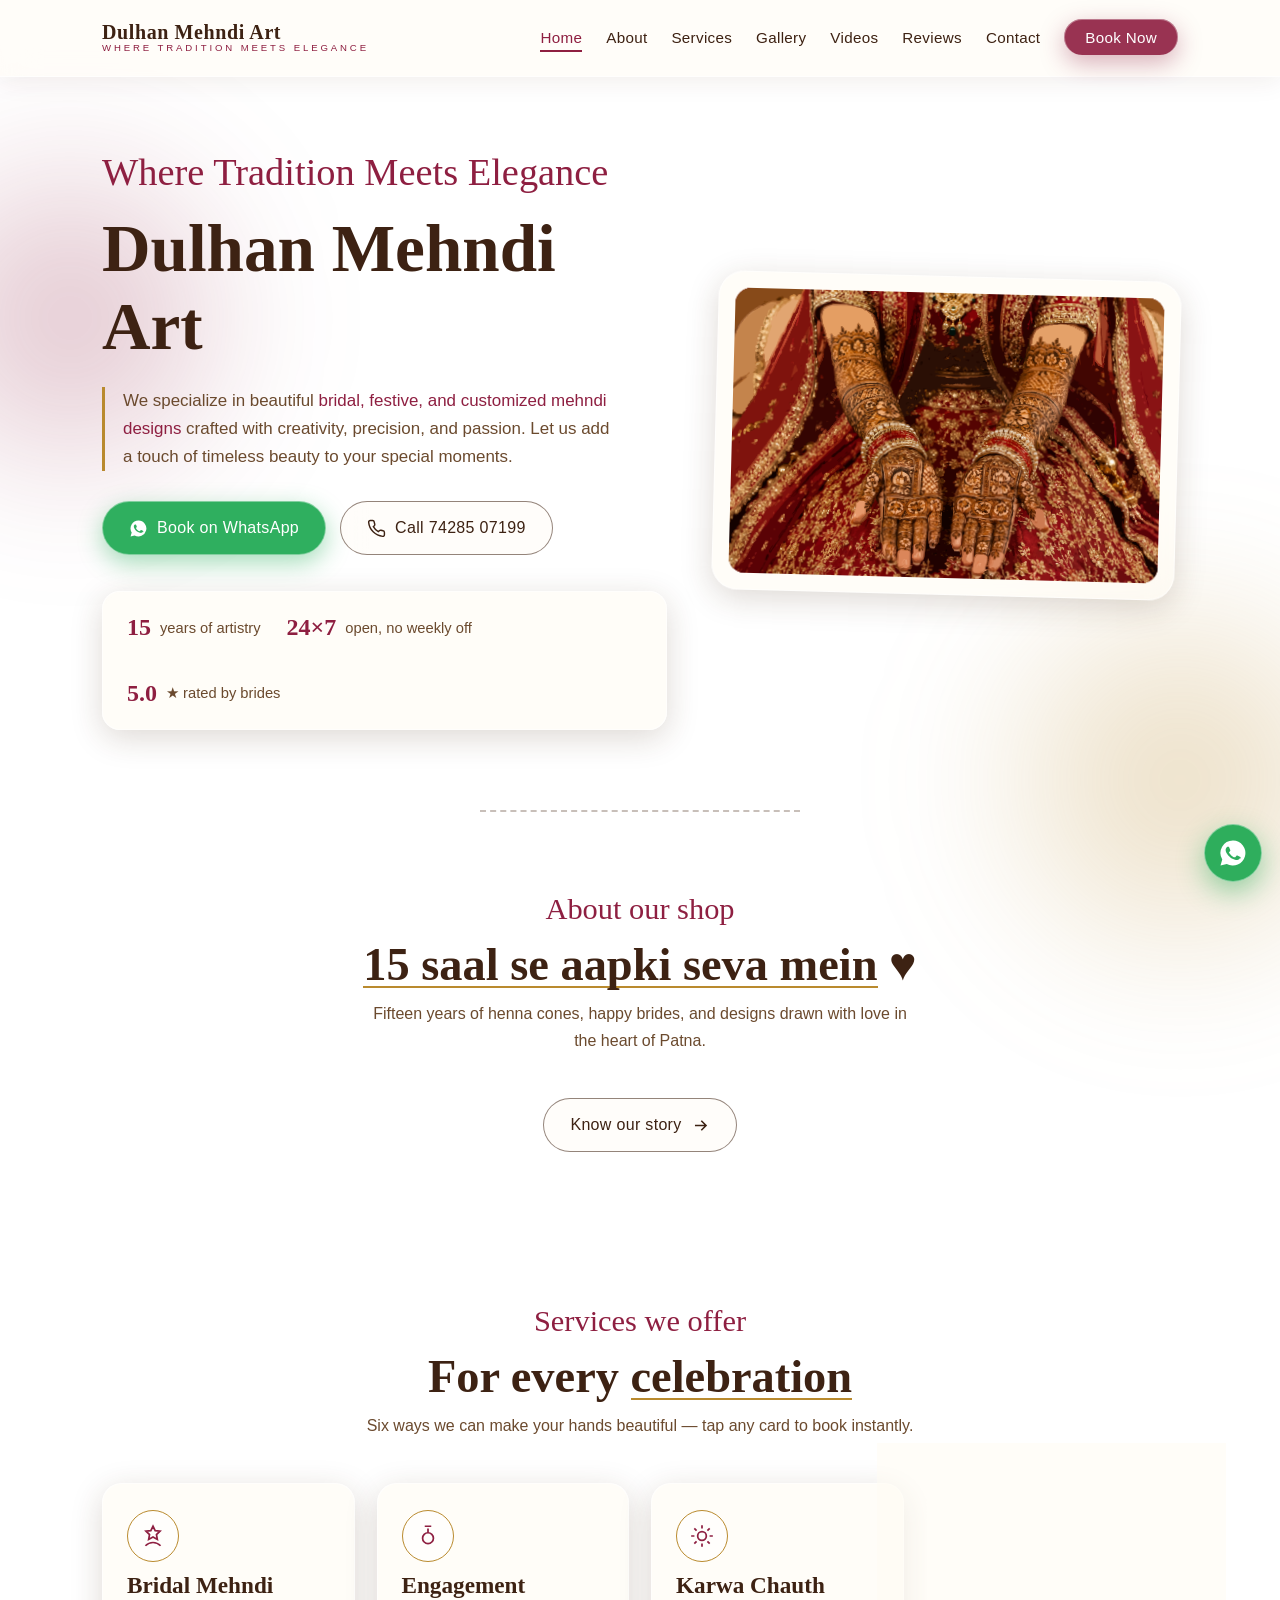
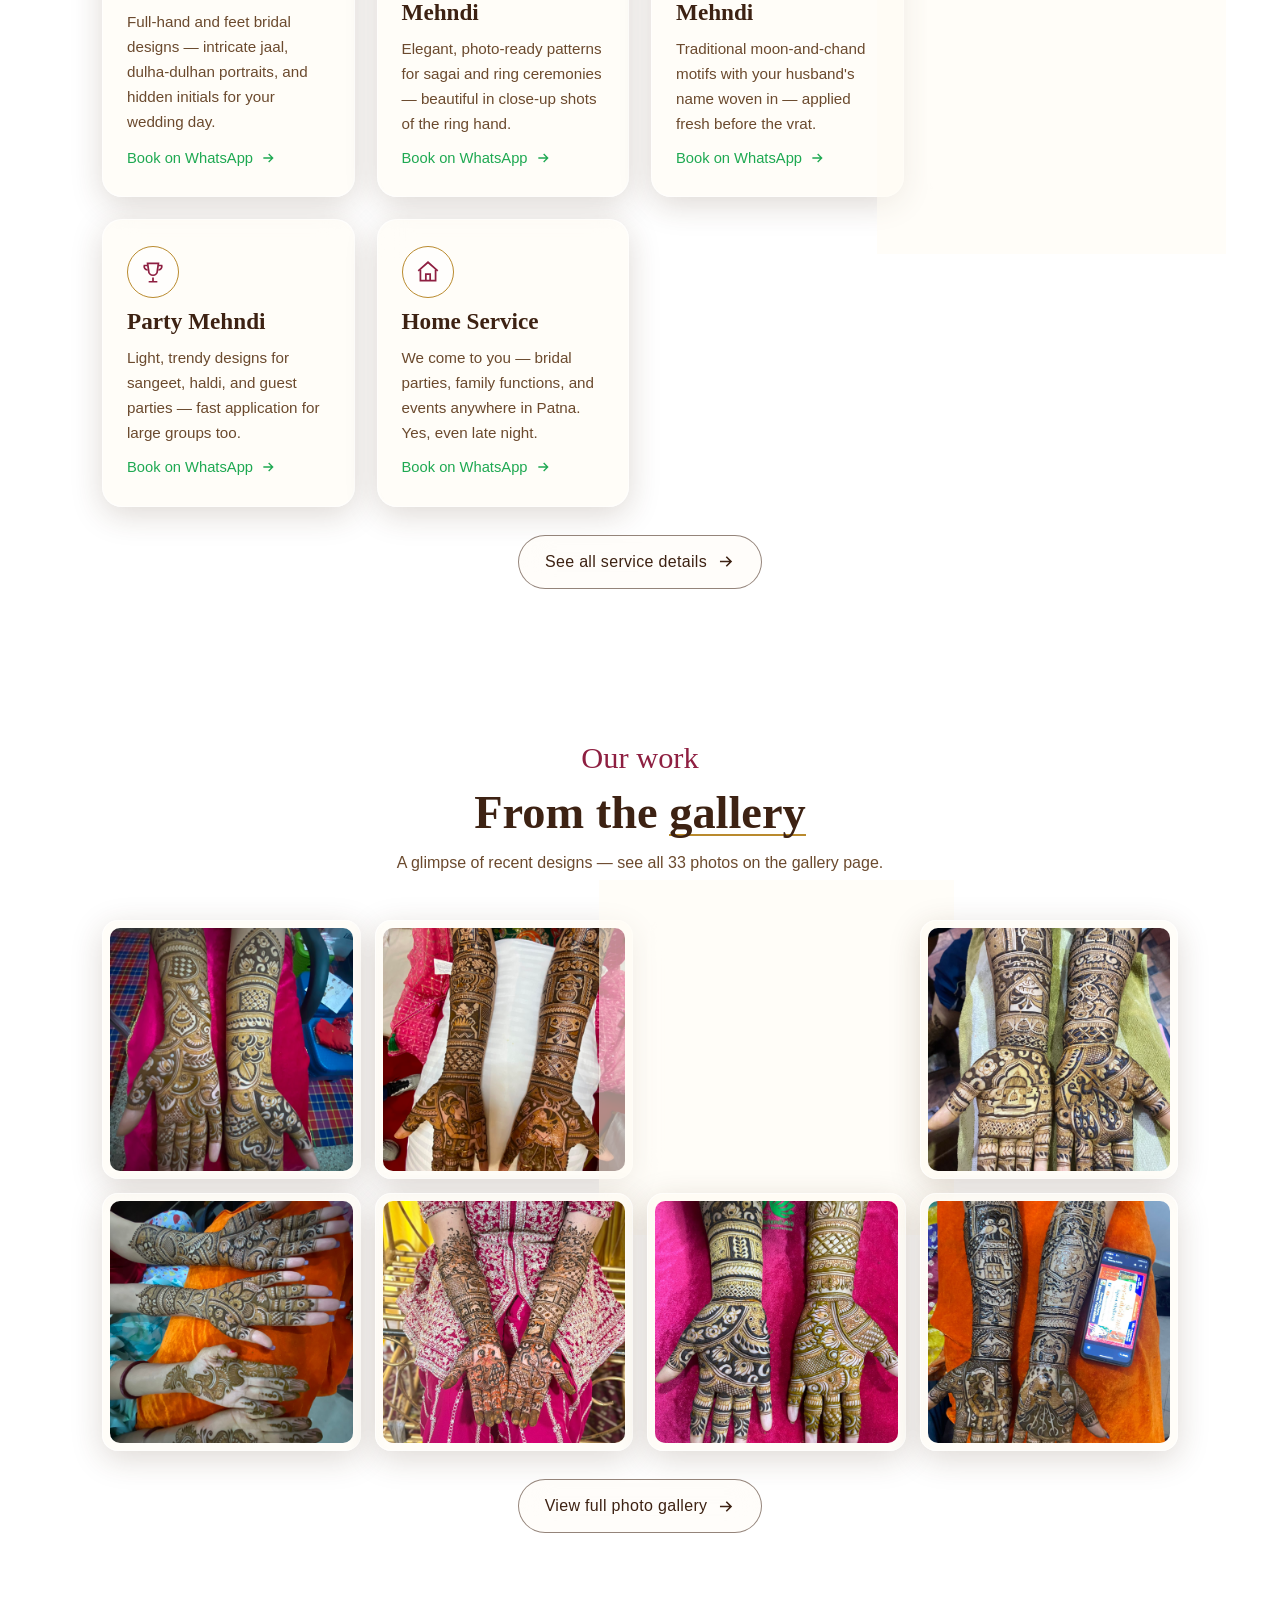
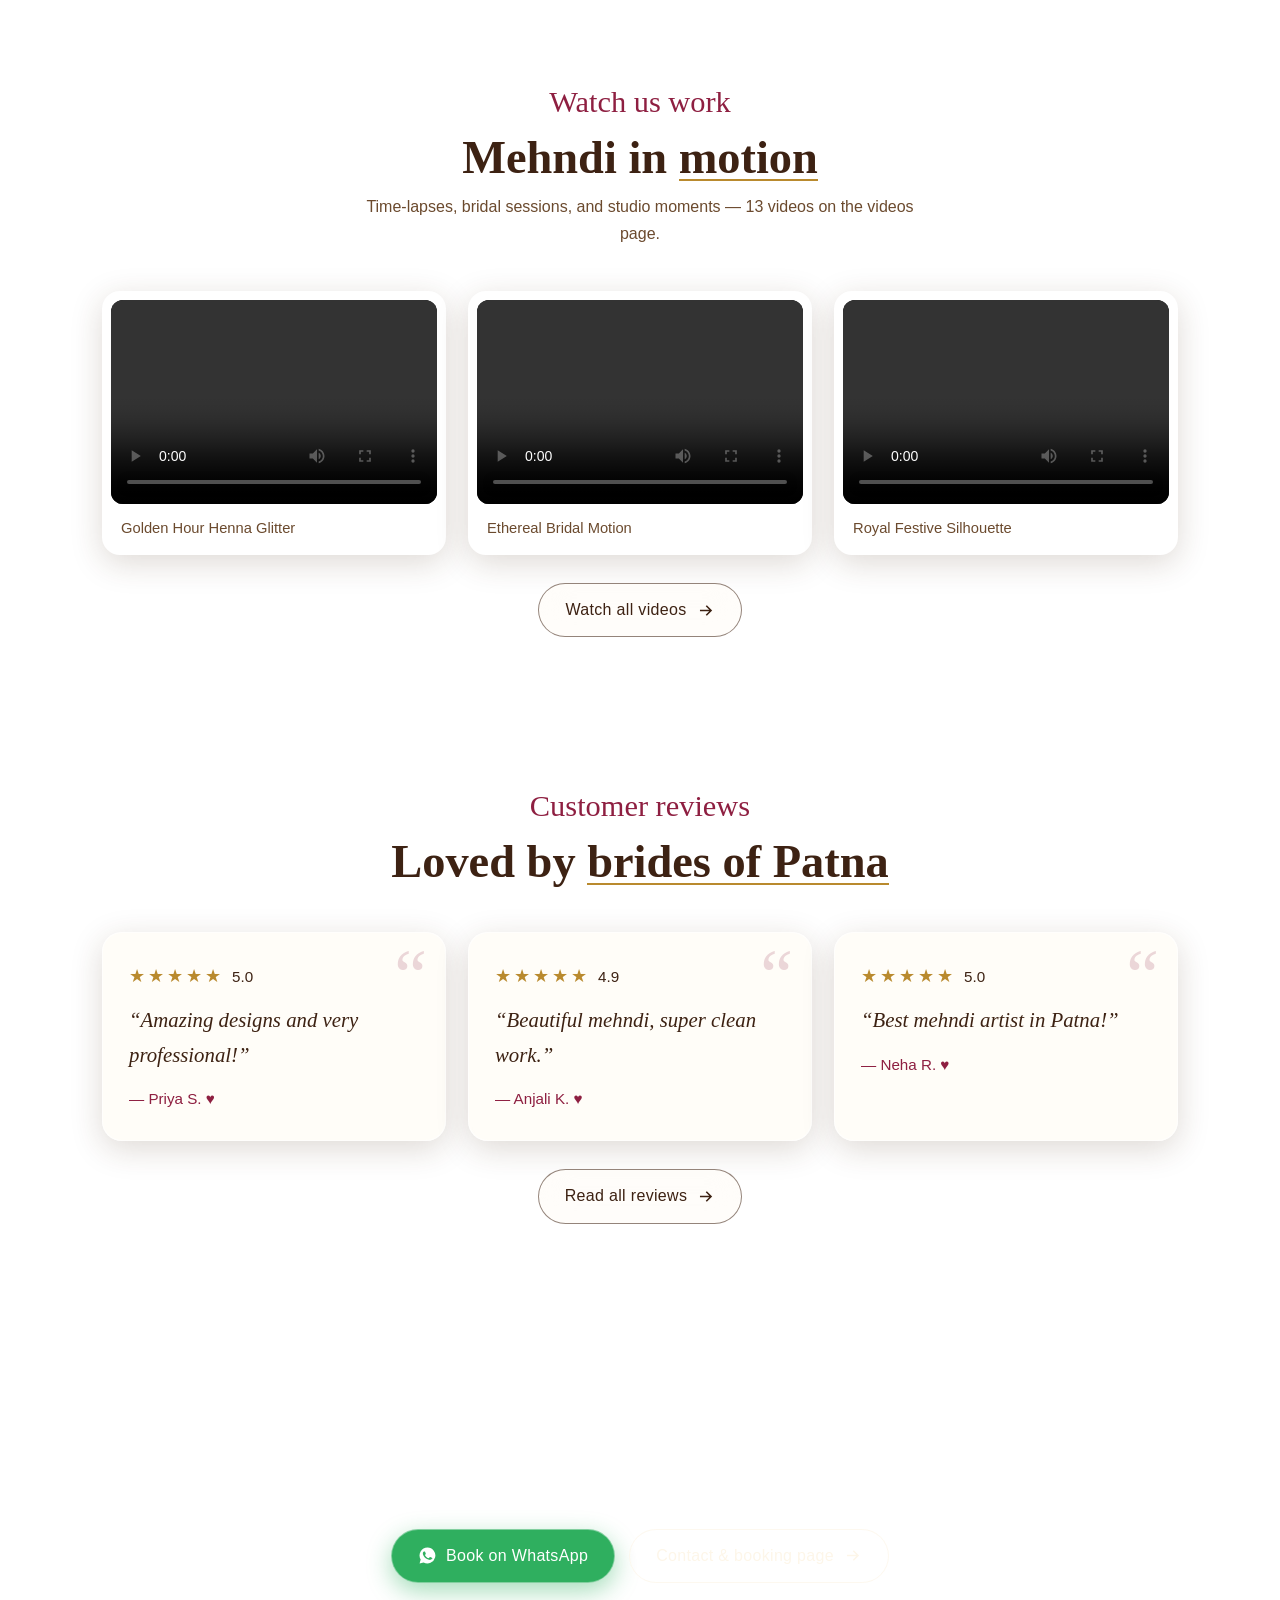
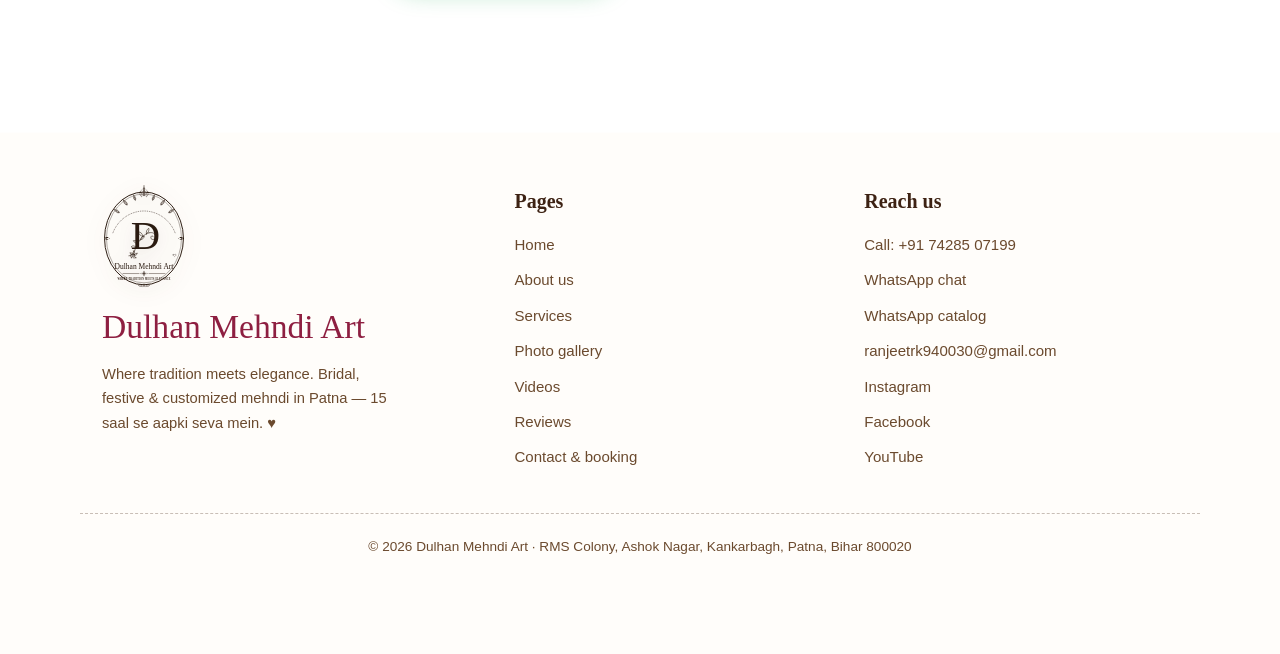
<file: index.html>
<!DOCTYPE html>
<html lang="en">
<head>

  <meta charset="UTF-8">
  <meta name="viewport" content="width=device-width, initial-scale=1.0">
<meta http-equiv="Content-Security-Policy" content="default-src 'self'; script-src 'self' https://www.googletagmanager.com https://www.clarity.ms; style-src 'self' 'unsafe-inline' https://fonts.googleapis.com; font-src https://fonts.gstatic.com; img-src 'self' data: https://*.googleusercontent.com https://*.google-analytics.com https://*.googletagmanager.com; frame-src 'self'; connect-src 'self' https://*.google-analytics.com https://*.analytics.google.com https://*.googletagmanager.com https://www.clarity.ms https://*.clarity.ms; object-src 'none'; base-uri 'self'; form-action 'self' https://wa.me">
<meta name="referrer" content="strict-origin-when-cross-origin">
<title>Dulhan Mehndi Art — Best Bridal Mehndi Artist in Patna | Home Service Available</title>
<meta name="description" content="Dulhan Mehndi Art — 15 years of beautiful bridal, engagement, Karwa Chauth, Eid and party mehndi in Patna. Open 24×7, home service available. Book on WhatsApp: +91 74285 07199.">
<meta name="keywords" content="mehndi artist patna, bridal mehndi patna, dulhan mehndi art, henna artist patna, mehndi home service patna">
<meta name="author" content="Dulhan Mehndi Art">
<meta name="robots" content="index, follow, max-image-preview:large">
<meta name="theme-color" content="#8E1F41">
<meta name="google-site-verification" content="PASTE-YOUR-VERIFICATION-CODE-HERE">
<link rel="canonical" href="https://www.dulhanmehandiart.in/">
<meta property="og:title" content="Dulhan Mehndi Art — Best Bridal Mehndi Artist in Patna | Home Service Available">
<meta property="og:description" content="Dulhan Mehndi Art — 15 years of beautiful bridal, engagement, Karwa Chauth, Eid and party mehndi in Patna. Open 24×7, home service available. Book on WhatsApp: +91 74285 07199.">
<meta property="og:type" content="website">
<meta property="og:url" content="https://www.dulhanmehandiart.in/">
<meta property="og:site_name" content="Dulhan Mehndi Art">
<meta property="og:locale" content="en_IN">
<meta property="og:image" content="https://www.dulhanmehandiart.in/og-image.png">
<meta property="og:image:width" content="1200">
<meta property="og:image:height" content="630">
<meta property="og:image:alt" content="Dulhan Mehndi Art — bridal mehndi artist in Patna">
<meta name="twitter:card" content="summary_large_image">
<meta name="twitter:title" content="Dulhan Mehndi Art — Best Bridal Mehndi Artist in Patna | Home Service Available">
<meta name="twitter:description" content="Dulhan Mehndi Art — 15 years of beautiful bridal, engagement, Karwa Chauth, Eid and party mehndi in Patna. Open 24×7, home service available. Book on WhatsApp: +91 74285 07199.">
<meta name="twitter:image" content="https://www.dulhanmehandiart.in/og-image.png">
<link rel="icon" type="image/x-icon" href="favicon.ico" sizes="48x48 32x32 16x16">
<link rel="icon" type="image/png" sizes="32x32" href="favicon-32x32.png">
<link rel="icon" type="image/png" sizes="16x16" href="favicon-16x16.png">
<link rel="apple-touch-icon" sizes="180x180" href="apple-touch-icon.png">
<link rel="manifest" href="site.webmanifest">
<link rel="preconnect" href="https://fonts.googleapis.com">
<link rel="preconnect" href="https://fonts.gstatic.com" crossorigin>
<link rel="stylesheet" href="https://fonts.googleapis.com/css2?family=Cormorant+Garamond:ital,wght@0,400;0,500;0,600;0,700;1,400&family=Great+Vibes&family=Jost:wght@300;400;500;600&display=swap" media="print" data-deferred-fonts>
<noscript><link rel="stylesheet" href="https://fonts.googleapis.com/css2?family=Cormorant+Garamond:ital,wght@0,400;0,500;0,600;0,700;1,400&family=Great+Vibes&family=Jost:wght@300;400;500;600&display=swap"></noscript>
<link rel="stylesheet" href="assets/style.css">
<script type="application/ld+json">
{
  "@context": "https://schema.org",
  "@type": "BeautySalon",
  "@id": "https://www.dulhanmehandiart.in/#business",
  "name": "Dulhan Mehndi Art",
  "url": "https://www.dulhanmehandiart.in/",
  "image": "https://www.dulhanmehandiart.in/og-image.png",
  "logo": "https://www.dulhanmehandiart.in/android-chrome-512x512.png",
  "description": "Bridal, festive and customized mehndi (henna) designs in Patna. 15 years of experience. Home service available.",
  "telephone": "+917428507199",
  "email": "ranjeetrk940030@gmail.com",
  "address": {"@type": "PostalAddress","streetAddress": "RMS Colony, Ashok Nagar, Kankarbagh","addressLocality": "Patna","addressRegion": "Bihar","postalCode": "800020","addressCountry": "IN"},
  "geo": {"@type": "GeoCoordinates", "latitude": "25.5847", "longitude": "85.1602"},
  "areaServed": {"@type": "City", "name": "Patna"},
  "openingHoursSpecification": {"@type": "OpeningHoursSpecification", "dayOfWeek": ["Monday","Tuesday","Wednesday","Thursday","Friday","Saturday","Sunday"], "opens": "00:00", "closes": "23:59"},
  "priceRange": "\u20b9\u20b9",
  "founder": {"@type": "Person", "name": "Ranjeet"},
  "knowsAbout": ["Bridal Mehndi", "Engagement Mehndi", "Karwa Chauth Mehndi", "Eid Mehndi", "Party Mehndi", "Henna Art"],
  "sameAs": ["https://www.instagram.com/mehndiartistpatna?utm_source=qr&igsh=N3dteWVubmJrcDk3","https://www.facebook.com/share/r/1DQtiEjuzc/","https://www.youtube.com/@MEHNDIARTISTPATNA"]
}
</script>
<script src="assets/ga.js" defer></script>
</head>
<body class="ruled">
<a class="skip-link" href="#main">Skip to main content</a>
<header>
  <div class="wrap nav">
    <a class="brand" href="index.html" aria-label="Dulhan Mehndi Art — home">
      <span class="brand-name">Dulhan Mehndi Art<small>Where tradition meets elegance</small></span>
    </a>
    <button class="menu-btn" id="menuBtn" aria-label="Open menu" aria-expanded="false" aria-controls="navLinks">
      <svg viewBox="0 0 24 24" fill="none" stroke="currentColor" stroke-width="2" stroke-linecap="round"><path d="M3 6h18M3 12h18M3 18h18"/></svg>
    </button>
    <ul class="nav-links" id="navLinks">
      <li><a href="index.html" aria-current="page">Home</a></li><li><a href="about.html">About</a></li><li><a href="services.html">Services</a></li><li><a href="gallery.html">Gallery</a></li><li><a href="videos.html">Videos</a></li><li><a href="reviews.html">Reviews</a></li><li><a href="contact.html">Contact</a></li>
      <li><a class="nav-cta" href="https://wa.me/917428507199?text=Namaste%21%20I%20want%20to%20book%20a%20mehndi%20appointment." target="_blank" rel="noopener noreferrer">Book Now</a></li>
    </ul>
  </div>
</header>
<main id="main">
<section class="hero" id="home">
  <div class="wrap hero-grid">
    <div>
      <span class="script script-line">Where Tradition Meets Elegance</span>
      <h1>Dulhan Mehndi Art</h1>
      <p class="hero-quote">We specialize in beautiful <strong>bridal, festive, and customized mehndi designs</strong> crafted with creativity, precision, and passion. Let us add a touch of timeless beauty to your special moments.</p>
      <div class="hero-ctas">
        <a class="btn btn-wa" href="https://wa.me/917428507199?text=Namaste%21%20I%20want%20to%20book%20a%20mehndi%20appointment." target="_blank" rel="noopener noreferrer"><svg viewBox="0 0 24 24" fill="currentColor" aria-hidden="true"><path d="M12 2a10 10 0 0 0-8.6 15.1L2 22l5-1.3A10 10 0 1 0 12 2Zm5.4 14.1c-.2.7-1.3 1.3-1.9 1.4-.5.1-1.1.1-1.8-.1-.4-.1-.9-.3-1.6-.6-2.9-1.2-4.7-4.1-4.9-4.3-.1-.2-1.1-1.5-1.1-2.9s.7-2 1-2.3c.2-.3.5-.3.7-.3h.5c.2 0 .4 0 .6.4l.9 2.1c.1.2.1.4 0 .6l-.4.6-.4.5c-.1.1-.3.3-.1.6.2.3.8 1.3 1.7 2.1 1.2 1.1 2.2 1.4 2.5 1.5.3.1.5.1.7-.1l1-1.2c.2-.3.4-.2.7-.1l2 .9c.3.2.5.2.6.4 0 .1 0 .7-.2 1.3Z"/></svg> Book on WhatsApp</a>
        <a class="btn btn-outline" href="tel:+917428507199"><svg viewBox="0 0 24 24" fill="none" stroke="currentColor" stroke-width="1.8" aria-hidden="true"><path d="M22 16.9v3a2 2 0 0 1-2.2 2A19.8 19.8 0 0 1 2.1 4.2 2 2 0 0 1 4.1 2h3a2 2 0 0 1 2 1.7c.13.9.35 1.8.66 2.6a2 2 0 0 1-.45 2.1L8 9.7a16 16 0 0 0 6.3 6.3l1.3-1.3a2 2 0 0 1 2.1-.45c.84.31 1.71.53 2.6.66A2 2 0 0 1 22 16.9Z"/></svg> Call 74285 07199</a>
      </div>
      <div class="hero-badges glass">
        <span class="badge"><b>15</b> years of artistry</span>
        <span class="badge"><b>24&times;7</b> open, no weekly off</span>
        <span class="badge"><b>5.0</b> &#9733; rated by brides</span>
      </div>
    </div>
    <div class="hero-art glass-frame">
      <img src="assets/dulhan.svg" alt="Illustration of a dulhan (bride) in a maroon dupatta showing mehndi-covered palms" width="520" height="640" fetchpriority="high">
    </div>
  </div>
</section>

<hr class="divider">

<section class="about">
  <div class="wrap">
    <div class="sec-head">
      <span class="eyebrow">About our shop</span>
      <h2 class="sec-title"><span class="hand-u">15 saal se aapki seva mein</span> &#9829;</h2>
      <p>Fifteen years of henna cones, happy brides, and designs drawn with love in the heart of Patna.</p>
    </div>
    <div class="center"><a class="btn btn-outline" href="about.html">Know our story <svg viewBox="0 0 24 24" fill="none" stroke="currentColor" stroke-width="2" aria-hidden="true"><path d="M5 12h14M13 6l6 6-6 6"/></svg></a></div>
  </div>
</section>

<section>
  <div class="wrap">
    <div class="sec-head">
      <span class="eyebrow">Services we offer</span>
      <h2 class="sec-title">For every <span class="hand-u">celebration</span></h2>
      <p>Six ways we can make your hands beautiful — tap any card to book instantly.</p>
    </div>
    <div class="services-grid"><div class="svc">
  <span class="svc-icon"><svg viewBox="0 0 24 24" fill="none" stroke="currentColor" stroke-width="1.6"><path d="M12 3l2 4 4.5.5-3.3 3.2.8 4.5L12 13l-4 2.2.8-4.5L5.5 7.5 10 7l2-4Z"/><path d="M5 21c2-2 4-3 7-3s5 1 7 3"/></svg></span>
  <h3>Bridal Mehndi</h3>
  <p>Full-hand and feet bridal designs — intricate jaal, dulha-dulhan portraits, and hidden initials for your wedding day.</p>
  <a href="https://wa.me/917428507199?text=Namaste%21%20I%20want%20to%20book%20Bridal%20Mehndi." target="_blank" rel="noopener noreferrer">Book on WhatsApp <svg viewBox="0 0 24 24" fill="none" stroke="currentColor" stroke-width="2" aria-hidden="true"><path d="M5 12h14M13 6l6 6-6 6"/></svg></a>
</div><div class="svc">
  <span class="svc-icon"><svg viewBox="0 0 24 24" fill="none" stroke="currentColor" stroke-width="1.6"><circle cx="12" cy="14" r="5"/><path d="M12 9V5M9 3h6"/></svg></span>
  <h3>Engagement Mehndi</h3>
  <p>Elegant, photo-ready patterns for sagai and ring ceremonies — beautiful in close-up shots of the ring hand.</p>
  <a href="https://wa.me/917428507199?text=Namaste%21%20I%20want%20to%20book%20Engagement%20Mehndi." target="_blank" rel="noopener noreferrer">Book on WhatsApp <svg viewBox="0 0 24 24" fill="none" stroke="currentColor" stroke-width="2" aria-hidden="true"><path d="M5 12h14M13 6l6 6-6 6"/></svg></a>
</div><div class="svc">
  <span class="svc-icon"><svg viewBox="0 0 24 24" fill="none" stroke="currentColor" stroke-width="1.6"><circle cx="12" cy="12" r="4"/><path d="M12 2v3M12 19v3M2 12h3M19 12h3M4.9 4.9l2.1 2.1M17 17l2.1 2.1M19.1 4.9L17 7M7 17l-2.1 2.1"/></svg></span>
  <h3>Karwa Chauth Mehndi</h3>
  <p>Traditional moon-and-chand motifs with your husband's name woven in — applied fresh before the vrat.</p>
  <a href="https://wa.me/917428507199?text=Namaste%21%20I%20want%20to%20book%20Karwa%20Chauth%20Mehndi." target="_blank" rel="noopener noreferrer">Book on WhatsApp <svg viewBox="0 0 24 24" fill="none" stroke="currentColor" stroke-width="2" aria-hidden="true"><path d="M5 12h14M13 6l6 6-6 6"/></svg></a>
</div><div class="svc">
  <span class="svc-icon"><svg viewBox="0 0 24 24" fill="none" stroke="currentColor" stroke-width="1.6"><path d="M19 13A7 7 0 1 1 11 5a5.5 5.5 0 0 0 8 8Z"/><path d="M17 4l.7 1.8L19.5 6l-1.8.7L17 8.5l-.7-1.8L14.5 6l1.8-.2L17 4Z"/></svg></span>
  <h3>Eid Mehndi</h3>
  <p>Chand-raat specials — quick, graceful Arabic-style patterns so your hands are ready for Eid morning.</p>
  <a href="https://wa.me/917428507199?text=Namaste%21%20I%20want%20to%20book%20Eid%20Mehndi." target="_blank" rel="noopener noreferrer">Book on WhatsApp <svg viewBox="0 0 24 24" fill="none" stroke="currentColor" stroke-width="2" aria-hidden="true"><path d="M5 12h14M13 6l6 6-6 6"/></svg></a>
</div><div class="svc">
  <span class="svc-icon"><svg viewBox="0 0 24 24" fill="none" stroke="currentColor" stroke-width="1.6"><path d="M8 21h8M12 17v4M7 4h10l-1 7a4 4 0 0 1-8 0L7 4Z"/><path d="M7 6H4a3 3 0 0 0 3 4M17 6h3a3 3 0 0 1-3 4"/></svg></span>
  <h3>Party Mehndi</h3>
  <p>Light, trendy designs for sangeet, haldi, and guest parties — fast application for large groups too.</p>
  <a href="https://wa.me/917428507199?text=Namaste%21%20I%20want%20to%20book%20Party%20Mehndi." target="_blank" rel="noopener noreferrer">Book on WhatsApp <svg viewBox="0 0 24 24" fill="none" stroke="currentColor" stroke-width="2" aria-hidden="true"><path d="M5 12h14M13 6l6 6-6 6"/></svg></a>
</div><div class="svc">
  <span class="svc-icon"><svg viewBox="0 0 24 24" fill="none" stroke="currentColor" stroke-width="1.6"><path d="M3 11l9-8 9 8"/><path d="M5 10v10h14V10"/><path d="M10 20v-6h4v6"/></svg></span>
  <h3>Home Service</h3>
  <p>We come to you — bridal parties, family functions, and events anywhere in Patna. Yes, even late night.</p>
  <a href="https://wa.me/917428507199?text=Namaste%21%20I%20want%20to%20book%20Home%20Service." target="_blank" rel="noopener noreferrer">Book on WhatsApp <svg viewBox="0 0 24 24" fill="none" stroke="currentColor" stroke-width="2" aria-hidden="true"><path d="M5 12h14M13 6l6 6-6 6"/></svg></a>
</div></div>
    <div class="center mt"><a class="btn btn-outline" href="services.html">See all service details <svg viewBox="0 0 24 24" fill="none" stroke="currentColor" stroke-width="2" aria-hidden="true"><path d="M5 12h14M13 6l6 6-6 6"/></svg></a></div>
  </div>
</section>

<section class="gallery">
  <div class="wrap">
    <div class="sec-head">
      <span class="eyebrow">Our work</span>
      <h2 class="sec-title">From the <span class="hand-u">gallery</span></h2>
      <p>A glimpse of recent designs — see all 33 photos on the gallery page.</p>
    </div>
    <div class="gp-grid"><a class="gp" href="gallery.html"><img loading="lazy" alt="Mehndi design preview 1" src="assets/photos/Classic_Bridal_Cuff_Art.jpg" data-ph="1"></a><a class="gp" href="gallery.html"><img loading="lazy" alt="Mehndi design preview 2" src="assets/photos/Contemporary_Minimalist_Henna.jpg" data-ph="1"></a><a class="gp" href="gallery.html"><img loading="lazy" alt="Mehndi design preview 3" src="assets/photos/Ethereal_Peacock_Motif_Design.jpg" data-ph="1"></a><a class="gp" href="gallery.html"><img loading="lazy" alt="Mehndi design preview 4" src="assets/photos/Graceful_Vine_Forearm_Art.jpg" data-ph="1"></a><a class="gp" href="gallery.html"><img loading="lazy" alt="Mehndi design preview 5" src="assets/photos/Intricate_Radha_Krishna_Saga.jpg" data-ph="1"></a><a class="gp" href="gallery.html"><img loading="lazy" alt="Mehndi design preview 6" src="assets/photos/Majestic_Mandala_Hand_Art.jpg" data-ph="1"></a><a class="gp" href="gallery.html"><img loading="lazy" alt="Mehndi design preview 7" src="assets/photos/Royal Lotus Architecture.jpg" data-ph="1"></a><a class="gp" href="gallery.html"><img loading="lazy" alt="Mehndi design preview 8" src="assets/photos/The Royal Wedding Saga.jpg" data-ph="1"></a></div>
    <div class="center mt"><a class="btn btn-outline" href="gallery.html">View full photo gallery <svg viewBox="0 0 24 24" fill="none" stroke="currentColor" stroke-width="2" aria-hidden="true"><path d="M5 12h14M13 6l6 6-6 6"/></svg></a></div>
  </div>
</section>

<section>
  <div class="wrap">
    <div class="sec-head">
      <span class="eyebrow">Watch us work</span>
      <h2 class="sec-title">Mehndi in <span class="hand-u">motion</span></h2>
      <p>Time-lapses, bridal sessions, and studio moments — 13 videos on the videos page.</p>
    </div>
    <div class="vid-embed-grid"><div class="vframe"><video controls preload="none" playsinline data-src="assets/videos/Golden Hour Henna Glitter.mp4" title="Golden Hour Henna Glitter"></video><p>Golden Hour Henna Glitter</p></div><div class="vframe"><video controls preload="none" playsinline data-src="assets/videos/Ethereal Bridal Motion.mp4" title="Ethereal Bridal Motion"></video><p>Ethereal Bridal Motion</p></div><div class="vframe"><video controls preload="none" playsinline data-src="assets/videos/Royal Festive Silhouette.mp4" title="Royal Festive Silhouette"></video><p>Royal Festive Silhouette</p></div></div>
    <div class="center mt"><a class="btn btn-outline" href="videos.html">Watch all videos <svg viewBox="0 0 24 24" fill="none" stroke="currentColor" stroke-width="2" aria-hidden="true"><path d="M5 12h14M13 6l6 6-6 6"/></svg></a></div>
  </div>
</section>

<section class="timings">
  <div class="wrap">
    <div class="sec-head">
      <span class="eyebrow">Customer reviews</span>
      <h2 class="sec-title">Loved by <span class="hand-u">brides of Patna</span></h2>
    </div>
    <div class="reviews-grid">
  <div class="review"><div class="stars" aria-label="Rated 5.0 out of 5">&#9733;&#9733;&#9733;&#9733;&#9733;<b>5.0</b></div><blockquote>&ldquo;Amazing designs and very professional!&rdquo;</blockquote><cite>&mdash; Priya S. &#9829;</cite></div>
  <div class="review"><div class="stars" aria-label="Rated 4.9 out of 5">&#9733;&#9733;&#9733;&#9733;&#9733;<b>4.9</b></div><blockquote>&ldquo;Beautiful mehndi, super clean work.&rdquo;</blockquote><cite>&mdash; Anjali K. &#9829;</cite></div>
  <div class="review"><div class="stars" aria-label="Rated 5.0 out of 5">&#9733;&#9733;&#9733;&#9733;&#9733;<b>5.0</b></div><blockquote>&ldquo;Best mehndi artist in Patna!&rdquo;</blockquote><cite>&mdash; Neha R. &#9829;</cite></div>
</div>
    <div class="center mt"><a class="btn btn-outline" href="reviews.html">Read all reviews <svg viewBox="0 0 24 24" fill="none" stroke="currentColor" stroke-width="2" aria-hidden="true"><path d="M5 12h14M13 6l6 6-6 6"/></svg></a></div>
  </div>
</section>

<section class="cta-strip">
  <div class="wrap center">
    <span class="script script-line">Ready for your special day?</span>
    <h2 class="sec-title">Open 24&times;7 &middot; Home service across Patna</h2>
    <div class="hero-ctas center-flex mt">
      <a class="btn btn-wa" href="https://wa.me/917428507199?text=Namaste%21%20I%20want%20to%20book%20a%20mehndi%20appointment." target="_blank" rel="noopener noreferrer"><svg viewBox="0 0 24 24" fill="currentColor" aria-hidden="true"><path d="M12 2a10 10 0 0 0-8.6 15.1L2 22l5-1.3A10 10 0 1 0 12 2Zm5.4 14.1c-.2.7-1.3 1.3-1.9 1.4-.5.1-1.1.1-1.8-.1-.4-.1-.9-.3-1.6-.6-2.9-1.2-4.7-4.1-4.9-4.3-.1-.2-1.1-1.5-1.1-2.9s.7-2 1-2.3c.2-.3.5-.3.7-.3h.5c.2 0 .4 0 .6.4l.9 2.1c.1.2.1.4 0 .6l-.4.6-.4.5c-.1.1-.3.3-.1.6.2.3.8 1.3 1.7 2.1 1.2 1.1 2.2 1.4 2.5 1.5.3.1.5.1.7-.1l1-1.2c.2-.3.4-.2.7-.1l2 .9c.3.2.5.2.6.4 0 .1 0 .7-.2 1.3Z"/></svg> Book on WhatsApp</a>
      <a class="btn btn-outline" href="contact.html">Contact &amp; booking page <svg viewBox="0 0 24 24" fill="none" stroke="currentColor" stroke-width="2" aria-hidden="true"><path d="M5 12h14M13 6l6 6-6 6"/></svg></a>
    </div>
  </div>
</section>
</main>
<footer>
  <div class="wrap foot-grid">
    <div class="foot-brand">
      <img class="foot-logo" src="assets/logo.svg" alt="" width="84" height="104" loading="lazy" decoding="async">
      <span class="script">Dulhan Mehndi Art</span>
      <p>Where tradition meets elegance. Bridal, festive &amp; customized mehndi in Patna — 15 saal se aapki seva mein. &#9829;</p>
    </div>
    <div>
      <h4>Pages</h4>
      <ul>
        <li><a href="index.html">Home</a></li>
        <li><a href="about.html">About us</a></li>
        <li><a href="services.html">Services</a></li>
        <li><a href="gallery.html">Photo gallery</a></li>
        <li><a href="videos.html">Videos</a></li>
        <li><a href="reviews.html">Reviews</a></li>
        <li><a href="contact.html">Contact &amp; booking</a></li>
      </ul>
    </div>
    <div>
      <h4>Reach us</h4>
      <ul>
        <li><a href="tel:+917428507199">Call: +91 74285 07199</a></li>
        <li><a href="https://wa.me/917428507199" target="_blank" rel="noopener noreferrer">WhatsApp chat</a></li>
        <li><a href="https://wa.me/c/917428507199" target="_blank" rel="noopener noreferrer">WhatsApp catalog</a></li>
        <li><a href="mailto:ranjeetrk940030@gmail.com">ranjeetrk940030@gmail.com</a></li>
        <li><a href="https://www.instagram.com/mehndiartistpatna?utm_source=qr&igsh=N3dteWVubmJrcDk3" target="_blank" rel="noopener noreferrer">Instagram</a></li>
        <li><a href="https://www.facebook.com/share/r/1DQtiEjuzc/" target="_blank" rel="noopener noreferrer">Facebook</a></li>
        <li><a href="https://www.youtube.com/@MEHNDIARTISTPATNA" target="_blank" rel="noopener noreferrer">YouTube</a></li>
      </ul>
    </div>
  </div>
  <p class="wrap copyright">&copy; <span id="year"></span> Dulhan Mehndi Art &middot; RMS Colony, Ashok Nagar, Kankarbagh, Patna, Bihar 800020</p>
</footer>
<a class="wa-float" href="https://wa.me/917428507199?text=Namaste%21%20I%20want%20to%20book%20a%20mehndi%20appointment." target="_blank" rel="noopener noreferrer" aria-label="Chat on WhatsApp"><svg viewBox="0 0 24 24" fill="currentColor" aria-hidden="true"><path d="M12 2a10 10 0 0 0-8.6 15.1L2 22l5-1.3A10 10 0 1 0 12 2Zm5.4 14.1c-.2.7-1.3 1.3-1.9 1.4-.5.1-1.1.1-1.8-.1-.4-.1-.9-.3-1.6-.6-2.9-1.2-4.7-4.1-4.9-4.3-.1-.2-1.1-1.5-1.1-2.9s.7-2 1-2.3c.2-.3.5-.3.7-.3h.5c.2 0 .4 0 .6.4l.9 2.1c.1.2.1.4 0 .6l-.4.6-.4.5c-.1.1-.3.3-.1.6.2.3.8 1.3 1.7 2.1 1.2 1.1 2.2 1.4 2.5 1.5.3.1.5.1.7-.1l1-1.2c.2-.3.4-.2.7-.1l2 .9c.3.2.5.2.6.4 0 .1 0 .7-.2 1.3Z"/></svg></a>
<a class="book-bar" href="https://wa.me/917428507199?text=Namaste%21%20I%20want%20to%20book%20a%20mehndi%20appointment." target="_blank" rel="noopener noreferrer">&#9829; Book your mehndi on WhatsApp</a>
<script src="assets/main.js" defer></script>
<script src="infinity-loader.js"></script>
</body>
</html>
</file>
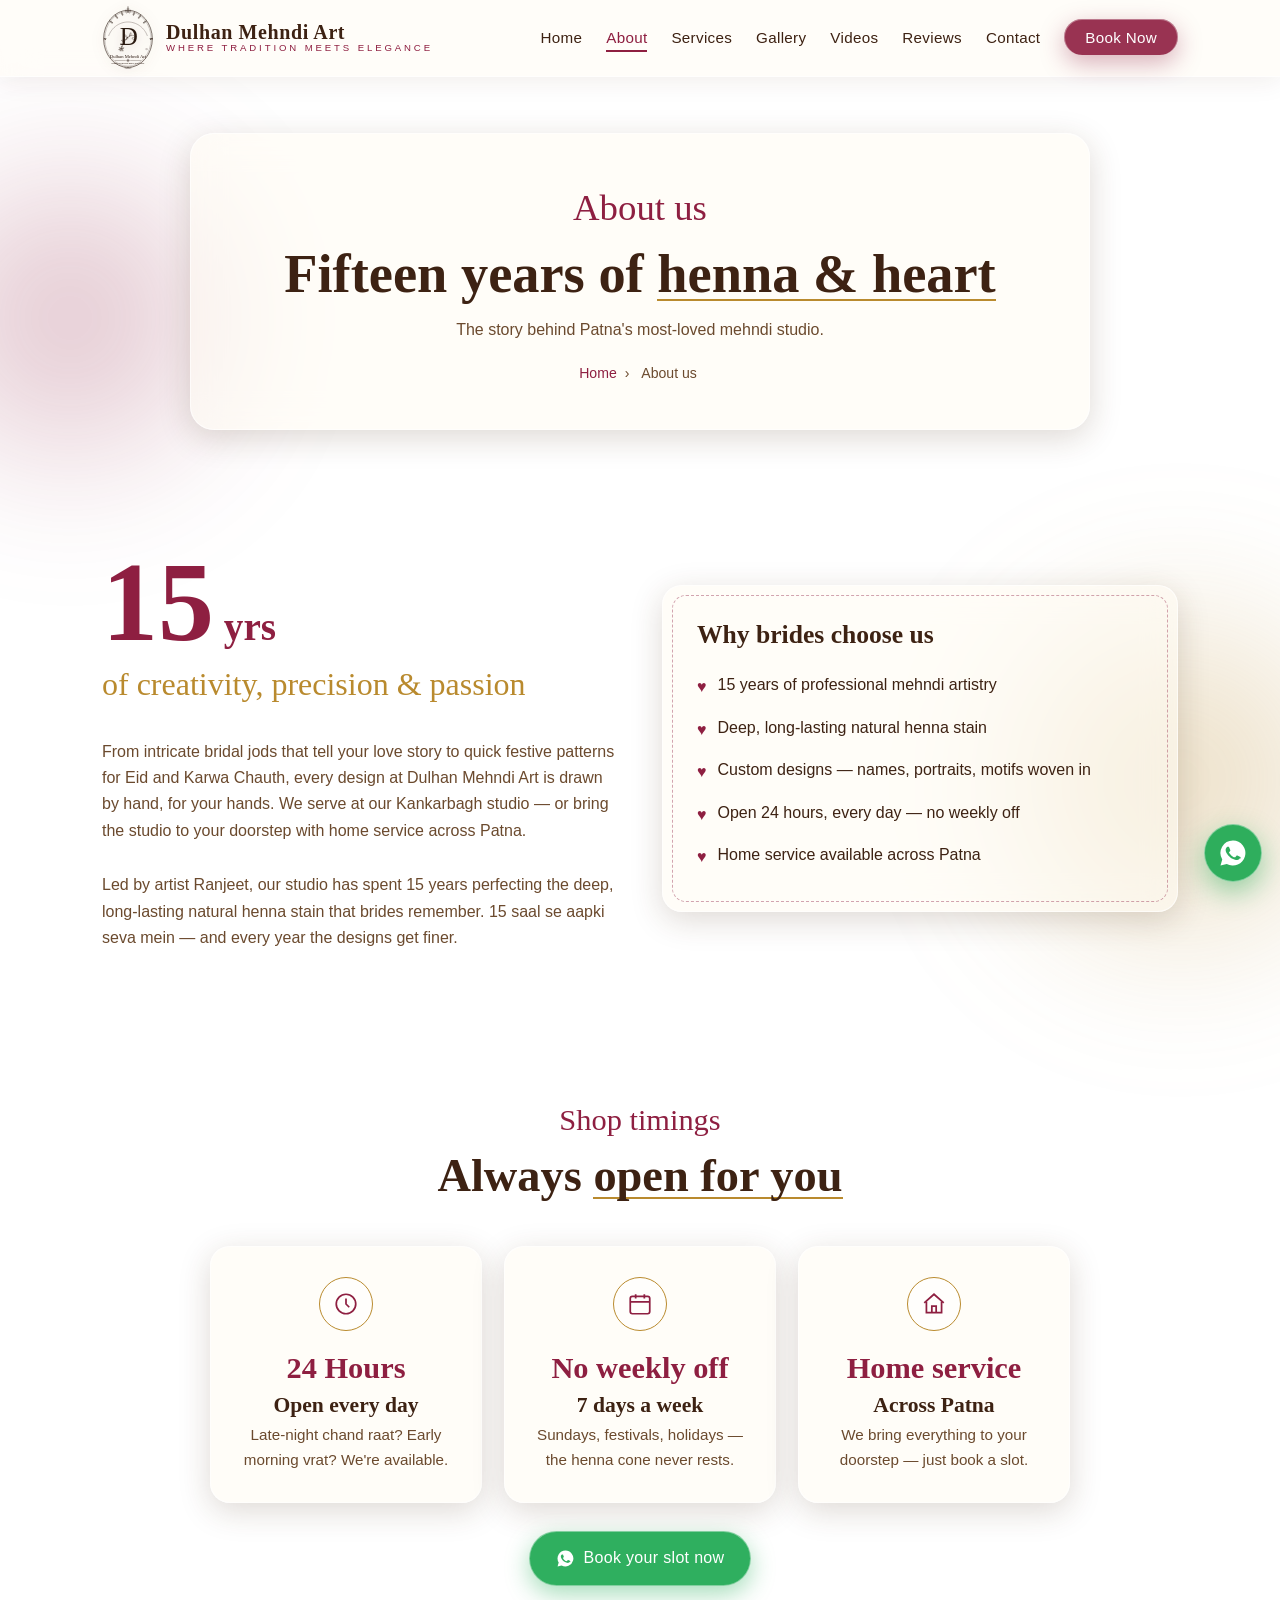
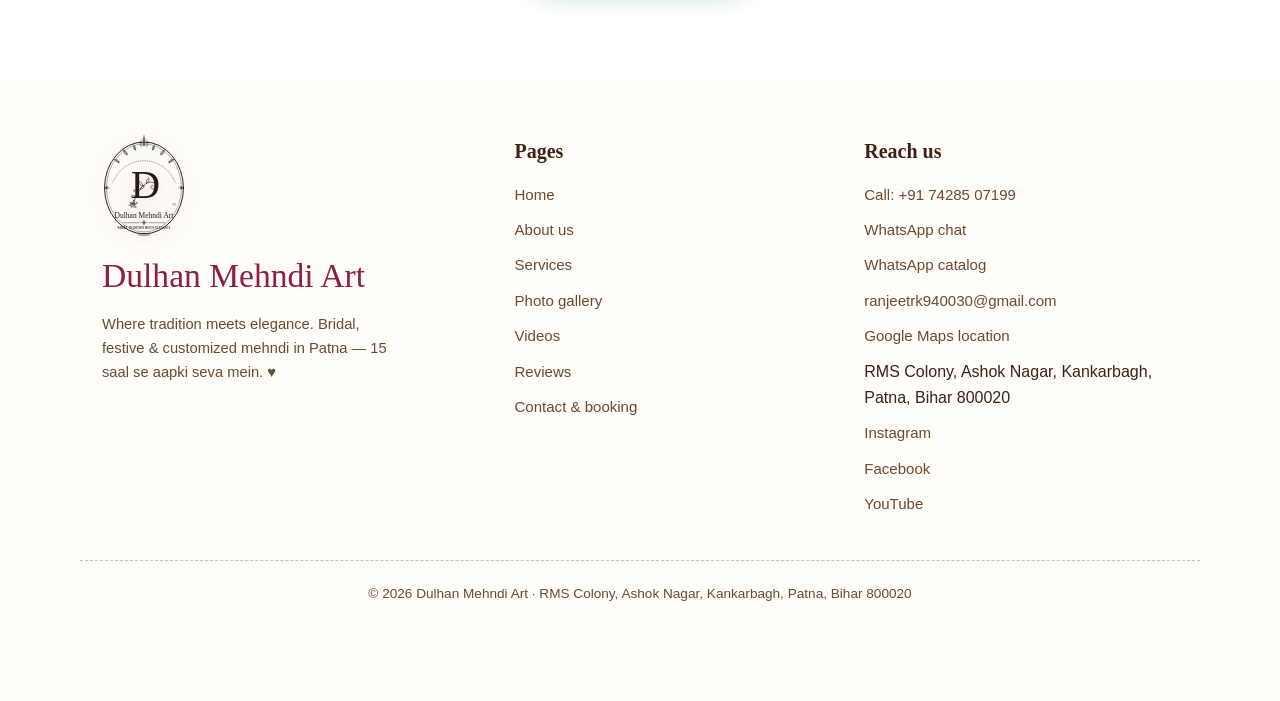
<file: about.html>
<!DOCTYPE html>
<html lang="en">
<head>
<meta charset="UTF-8">
<meta name="viewport" content="width=device-width, initial-scale=1.0">
<meta http-equiv="Content-Security-Policy" content="default-src 'self'; script-src 'self' https://www.googletagmanager.com https://www.clarity.ms; style-src 'self' 'unsafe-inline' https://fonts.googleapis.com; font-src https://fonts.gstatic.com; img-src 'self' data: https://*.googleusercontent.com https://*.google-analytics.com https://*.googletagmanager.com; frame-src 'self'; connect-src 'self' https://*.google-analytics.com https://*.analytics.google.com https://*.googletagmanager.com https://www.clarity.ms https://*.clarity.ms; object-src 'none'; base-uri 'self'; form-action 'self' https://wa.me">
<meta name="referrer" content="strict-origin-when-cross-origin">
<title>About Us — Dulhan Mehndi Art, Patna</title>
<meta name="description" content="15 saal se aapki seva mein — the story of Dulhan Mehndi Art, Patna's trusted bridal mehndi studio. Open 24×7 with home service.">
<meta name="keywords" content="about dulhan mehndi art, mehndi artist ranjeet patna, mehndi studio kankarbagh">
<meta name="author" content="Dulhan Mehndi Art">
<meta name="robots" content="index, follow, max-image-preview:large">
<meta name="theme-color" content="#8E1F41">
<meta name="google-site-verification" content="PASTE-YOUR-VERIFICATION-CODE-HERE">
<link rel="canonical" href="https://www.dulhanmehandiart.in/about">
<meta property="og:title" content="About Us — Dulhan Mehndi Art, Patna">
<meta property="og:description" content="15 saal se aapki seva mein — the story of Dulhan Mehndi Art, Patna's trusted bridal mehndi studio. Open 24×7 with home service.">
<meta property="og:type" content="website">
<meta property="og:url" content="https://www.dulhanmehandiart.in/about">
<meta property="og:site_name" content="Dulhan Mehndi Art">
<meta property="og:locale" content="en_IN">
<meta property="og:image" content="https://www.dulhanmehandiart.in/og-image.png">
<meta property="og:image:width" content="1200">
<meta property="og:image:height" content="630">
<meta property="og:image:alt" content="Dulhan Mehndi Art — bridal mehndi artist in Patna">
<meta name="twitter:card" content="summary_large_image">
<meta name="twitter:title" content="About Us — Dulhan Mehndi Art, Patna">
<meta name="twitter:description" content="15 saal se aapki seva mein — the story of Dulhan Mehndi Art, Patna's trusted bridal mehndi studio. Open 24×7 with home service.">
<meta name="twitter:image" content="https://www.dulhanmehandiart.in/og-image.png">
<link rel="icon" type="image/svg+xml" href="assets/logo.svg">
<link rel="icon" type="image/x-icon" href="favicon.ico" sizes="48x48 32x32 16x16">
<link rel="icon" type="image/png" sizes="32x32" href="favicon-32x32.png">
<link rel="icon" type="image/png" sizes="16x16" href="favicon-16x16.png">
<link rel="apple-touch-icon" sizes="180x180" href="apple-touch-icon.png">
<link rel="manifest" href="site.webmanifest">
<link rel="preconnect" href="https://fonts.googleapis.com">
<link rel="preconnect" href="https://fonts.gstatic.com" crossorigin>
<link rel="stylesheet" href="https://fonts.googleapis.com/css2?family=Cormorant+Garamond:ital,wght@0,400;0,500;0,600;0,700;1,400&family=Great+Vibes&family=Jost:wght@300;400;500;600&display=swap" media="print" data-deferred-fonts>
<noscript><link rel="stylesheet" href="https://fonts.googleapis.com/css2?family=Cormorant+Garamond:ital,wght@0,400;0,500;0,600;0,700;1,400&family=Great+Vibes&family=Jost:wght@300;400;500;600&display=swap"></noscript>
<link rel="stylesheet" href="assets/style.css">
<script type="application/ld+json">
{
  "@context": "https://schema.org",
  "@type": "BreadcrumbList",
  "itemListElement": [
    {"@type": "ListItem", "position": 1, "name": "Home", "item": "https://www.dulhanmehandiart.in/"},
    {"@type": "ListItem", "position": 2, "name": "About Us", "item": "https://www.dulhanmehandiart.in/about"}
  ]
}
</script>
<script src="assets/ga.js" defer></script>
</head>
<body class="ruled">
<a class="skip-link" href="#main">Skip to main content</a>
<header>
  <div class="wrap nav">
    <a class="brand" href="index.html" aria-label="Dulhan Mehndi Art — home">
      <img class="brand-logo" src="assets/logo.svg" alt="Dulhan Mehndi Art logo" width="52" height="64">
      <span class="brand-name">Dulhan Mehndi Art<small>Where tradition meets elegance</small></span>
    </a>
    <button class="menu-btn" id="menuBtn" aria-label="Open menu" aria-expanded="false" aria-controls="navLinks">
      <svg viewBox="0 0 24 24" fill="none" stroke="currentColor" stroke-width="2" stroke-linecap="round"><path d="M3 6h18M3 12h18M3 18h18"/></svg>
    </button>
    <ul class="nav-links" id="navLinks">
      <li><a href="index.html">Home</a></li><li><a href="about.html" aria-current="page">About</a></li><li><a href="services.html">Services</a></li><li><a href="gallery.html">Gallery</a></li><li><a href="videos.html">Videos</a></li><li><a href="reviews.html">Reviews</a></li><li><a href="contact.html">Contact</a></li>
      <li><a class="nav-cta" href="https://wa.me/917428507199?text=Namaste%21%20I%20want%20to%20book%20a%20mehndi%20appointment." target="_blank" rel="noopener noreferrer">Book Now</a></li>
    </ul>
  </div>
</header>
<main id="main">
<div class="page-hero">
  <div class="wrap">
    <span class="script script-line">About us</span>
    <h1>Fifteen years of <span class="hand-u">henna &amp; heart</span></h1>
    <p>The story behind Patna's most-loved mehndi studio.</p>
    <nav class="crumbs" aria-label="Breadcrumb"><a href="index.html">Home</a> <span>&rsaquo;</span> <span aria-current="page">About us</span></nav>
  </div>
</div>
<section class="about">
  <div class="wrap about-grid">
    <div class="about-copy">
      <p class="big-15">15<span class="small-yrs"> yrs</span></p>
      <span class="script">of creativity, precision &amp; passion</span>
      <p class="mt text-ink-soft">From intricate bridal jods that tell your love story to quick festive patterns for Eid and Karwa Chauth, every design at Dulhan Mehndi Art is drawn by hand, for your hands. We serve at our Kankarbagh studio — or bring the studio to your doorstep with home service across Patna.</p>
      <p class="mt text-ink-soft">Led by artist Ranjeet, our studio has spent 15 years perfecting the deep, long-lasting natural henna stain that brides remember. 15 saal se aapki seva mein — and every year the designs get finer.</p>
    </div>
    <div class="about-card">
      <h3>Why brides choose us</h3>
      <ul class="about-list">
        <li><span class="heart">&#9829;</span> 15 years of professional mehndi artistry</li>
        <li><span class="heart">&#9829;</span> Deep, long-lasting natural henna stain</li>
        <li><span class="heart">&#9829;</span> Custom designs — names, portraits, motifs woven in</li>
        <li><span class="heart">&#9829;</span> Open 24 hours, every day — no weekly off</li>
        <li><span class="heart">&#9829;</span> Home service available across Patna</li>
      </ul>
    </div>
  </div>
</section>
<section>
  <div class="wrap">
    <div class="sec-head">
      <span class="eyebrow">Shop timings</span>
      <h2 class="sec-title">Always <span class="hand-u">open for you</span></h2>
    </div>
    <div class="time-grid">
      <div class="time-card"><span class="t-icon"><svg viewBox="0 0 24 24" fill="none" stroke="currentColor" stroke-width="1.6"><circle cx="12" cy="12" r="9"/><path d="M12 7v5l3 3"/></svg></span><p class="big">24 Hours</p><h3>Open every day</h3><p>Late-night chand raat? Early morning vrat? We're available.</p></div>
      <div class="time-card"><span class="t-icon"><svg viewBox="0 0 24 24" fill="none" stroke="currentColor" stroke-width="1.6"><rect x="3" y="5" width="18" height="16" rx="2"/><path d="M3 10h18M8 3v4M16 3v4"/></svg></span><p class="big">No weekly off</p><h3>7 days a week</h3><p>Sundays, festivals, holidays — the henna cone never rests.</p></div>
      <div class="time-card"><span class="t-icon"><svg viewBox="0 0 24 24" fill="none" stroke="currentColor" stroke-width="1.6"><path d="M3 11l9-8 9 8"/><path d="M5 10v10h14V10"/><path d="M10 20v-6h4v6"/></svg></span><p class="big">Home service</p><h3>Across Patna</h3><p>We bring everything to your doorstep — just book a slot.</p></div>
    </div>
    <div class="center mt"><a class="btn btn-wa" href="https://wa.me/917428507199?text=Namaste%21%20I%20want%20to%20book%20a%20mehndi%20appointment." target="_blank" rel="noopener noreferrer"><svg viewBox="0 0 24 24" fill="currentColor" aria-hidden="true"><path d="M12 2a10 10 0 0 0-8.6 15.1L2 22l5-1.3A10 10 0 1 0 12 2Zm5.4 14.1c-.2.7-1.3 1.3-1.9 1.4-.5.1-1.1.1-1.8-.1-.4-.1-.9-.3-1.6-.6-2.9-1.2-4.7-4.1-4.9-4.3-.1-.2-1.1-1.5-1.1-2.9s.7-2 1-2.3c.2-.3.5-.3.7-.3h.5c.2 0 .4 0 .6.4l.9 2.1c.1.2.1.4 0 .6l-.4.6-.4.5c-.1.1-.3.3-.1.6.2.3.8 1.3 1.7 2.1 1.2 1.1 2.2 1.4 2.5 1.5.3.1.5.1.7-.1l1-1.2c.2-.3.4-.2.7-.1l2 .9c.3.2.5.2.6.4 0 .1 0 .7-.2 1.3Z"/></svg> Book your slot now</a></div>
  </div>
</section>
</main>
<footer>
  <div class="wrap foot-grid">
    <div class="foot-brand">
      <img class="foot-logo" src="assets/logo.svg" alt="" width="84" height="104" loading="lazy" decoding="async">
      <span class="script">Dulhan Mehndi Art</span>
      <p>Where tradition meets elegance. Bridal, festive &amp; customized mehndi in Patna — 15 saal se aapki seva mein. &#9829;</p>
    </div>
    <div>
      <h4>Pages</h4>
      <ul>
        <li><a href="index.html">Home</a></li>
        <li><a href="about.html">About us</a></li>
        <li><a href="services.html">Services</a></li>
        <li><a href="gallery.html">Photo gallery</a></li>
        <li><a href="videos.html">Videos</a></li>
        <li><a href="reviews.html">Reviews</a></li>
        <li><a href="contact.html">Contact &amp; booking</a></li>
      </ul>
    </div>
    <div>
      <h4>Reach us</h4>
      <ul>
        <li><a href="tel:+917428507199">Call: +91 74285 07199</a></li>
        <li><a href="https://wa.me/917428507199" target="_blank" rel="noopener noreferrer">WhatsApp chat</a></li>
        <li><a href="https://wa.me/c/917428507199" target="_blank" rel="noopener noreferrer">WhatsApp catalog</a></li>
        <li><a href="mailto:ranjeetrk940030@gmail.com">ranjeetrk940030@gmail.com</a></li>
        <li><a href="https://share.google/UXU1fm3ZbYsUv62CD" target="_blank" rel="noopener noreferrer">Google Maps location</a></li>
        <li>RMS Colony, Ashok Nagar, Kankarbagh, Patna, Bihar 800020</li>
        <li><a href="https://www.instagram.com/mehndiartistpatna?utm_source=qr&igsh=N3dteWVubmJrcDk3" target="_blank" rel="noopener noreferrer">Instagram</a></li>
        <li><a href="https://www.facebook.com/share/r/1DQtiEjuzc/" target="_blank" rel="noopener noreferrer">Facebook</a></li>
        <li><a href="https://www.youtube.com/@MEHNDIARTISTPATNA" target="_blank" rel="noopener noreferrer">YouTube</a></li>
      </ul>
    </div>
  </div>
  <p class="wrap copyright">&copy; <span id="year"></span> Dulhan Mehndi Art &middot; RMS Colony, Ashok Nagar, Kankarbagh, Patna, Bihar 800020</p>
</footer>
<a class="wa-float" href="https://wa.me/917428507199?text=Namaste%21%20I%20want%20to%20book%20a%20mehndi%20appointment." target="_blank" rel="noopener noreferrer" aria-label="Chat on WhatsApp"><svg viewBox="0 0 24 24" fill="currentColor" aria-hidden="true"><path d="M12 2a10 10 0 0 0-8.6 15.1L2 22l5-1.3A10 10 0 1 0 12 2Zm5.4 14.1c-.2.7-1.3 1.3-1.9 1.4-.5.1-1.1.1-1.8-.1-.4-.1-.9-.3-1.6-.6-2.9-1.2-4.7-4.1-4.9-4.3-.1-.2-1.1-1.5-1.1-2.9s.7-2 1-2.3c.2-.3.5-.3.7-.3h.5c.2 0 .4 0 .6.4l.9 2.1c.1.2.1.4 0 .6l-.4.6-.4.5c-.1.1-.3.3-.1.6.2.3.8 1.3 1.7 2.1 1.2 1.1 2.2 1.4 2.5 1.5.3.1.5.1.7-.1l1-1.2c.2-.3.4-.2.7-.1l2 .9c.3.2.5.2.6.4 0 .1 0 .7-.2 1.3Z"/></svg></a>
<a class="book-bar" href="https://wa.me/917428507199?text=Namaste%21%20I%20want%20to%20book%20a%20mehndi%20appointment." target="_blank" rel="noopener noreferrer">&#9829; Book your mehndi on WhatsApp</a>
<script src="assets/main.js" defer></script>
</body>
</html>
</file>
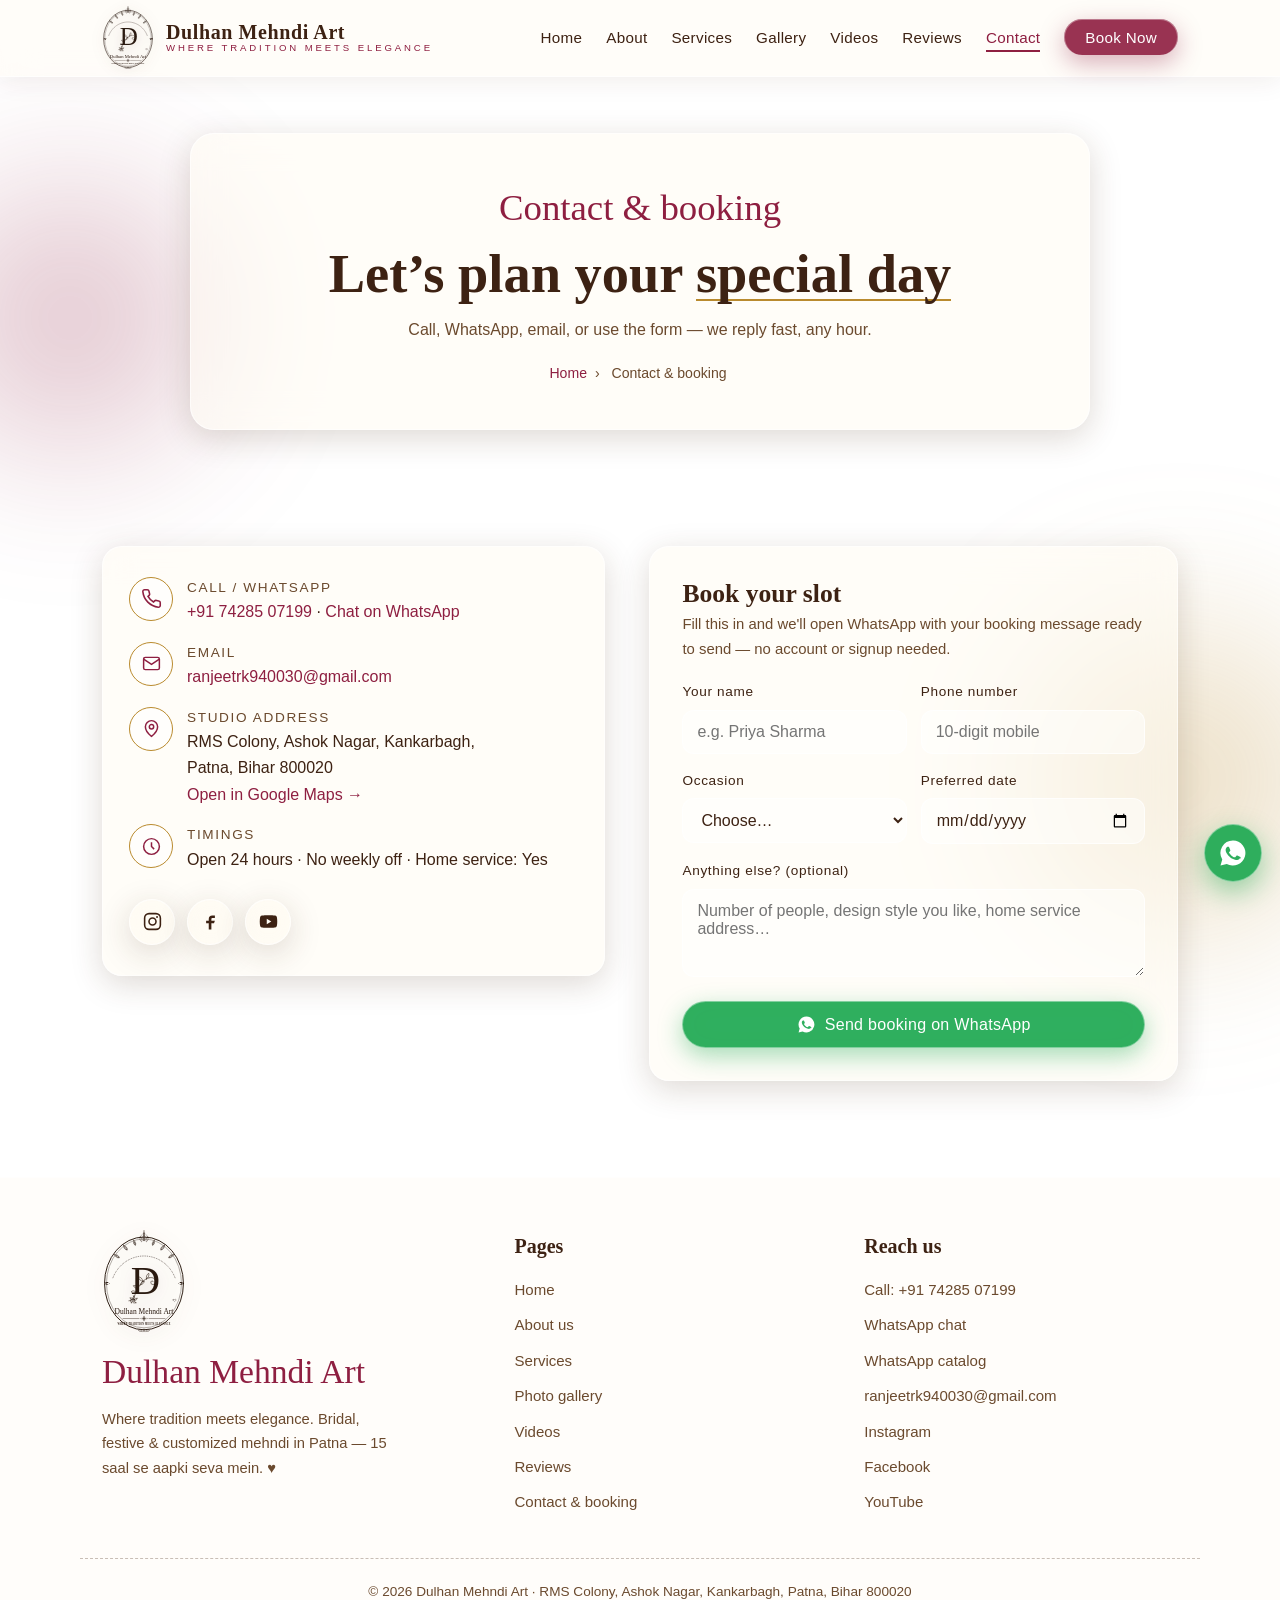
<file: contact.html>
<!DOCTYPE html>
<html lang="en">
<head>
<meta charset="UTF-8">
<meta name="viewport" content="width=device-width, initial-scale=1.0">
<meta http-equiv="Content-Security-Policy" content="default-src 'self'; script-src 'self' https://www.googletagmanager.com https://www.clarity.ms; style-src 'self' 'unsafe-inline' https://fonts.googleapis.com; font-src https://fonts.gstatic.com; img-src 'self' data: https://*.googleusercontent.com https://*.google-analytics.com https://*.googletagmanager.com; frame-src 'self'; connect-src 'self' https://*.google-analytics.com https://*.analytics.google.com https://*.googletagmanager.com https://www.clarity.ms https://*.clarity.ms; object-src 'none'; base-uri 'self'; form-action 'self' https://wa.me">
<meta name="referrer" content="strict-origin-when-cross-origin">
<title>Contact & Booking — Dulhan Mehndi Art, Kankarbagh, Patna</title>
<meta name="description" content="Book your mehndi: call or WhatsApp +91 74285 07199, or use our instant booking form. RMS Colony, Ashok Nagar, Kankarbagh, Patna 800020. Open 24×7.">
<meta name="keywords" content="book mehndi artist patna, mehndi booking whatsapp, mehndi artist contact kankarbagh">
<meta name="author" content="Dulhan Mehndi Art">
<meta name="robots" content="index, follow, max-image-preview:large">
<meta name="theme-color" content="#8E1F41">
<meta name="google-site-verification" content="PASTE-YOUR-VERIFICATION-CODE-HERE">
<link rel="canonical" href="https://www.dulhanmehandiart.in/contact">
<meta property="og:title" content="Contact & Booking — Dulhan Mehndi Art, Kankarbagh, Patna">
<meta property="og:description" content="Book your mehndi: call or WhatsApp +91 74285 07199, or use our instant booking form. RMS Colony, Ashok Nagar, Kankarbagh, Patna 800020. Open 24×7.">
<meta property="og:type" content="website">
<meta property="og:url" content="https://www.dulhanmehandiart.in/contact">
<meta property="og:site_name" content="Dulhan Mehndi Art">
<meta property="og:locale" content="en_IN">
<meta property="og:image" content="https://www.dulhanmehandiart.in/og-image.png">
<meta property="og:image:width" content="1200">
<meta property="og:image:height" content="630">
<meta property="og:image:alt" content="Dulhan Mehndi Art — bridal mehndi artist in Patna">
<meta name="twitter:card" content="summary_large_image">
<meta name="twitter:title" content="Contact & Booking — Dulhan Mehndi Art, Kankarbagh, Patna">
<meta name="twitter:description" content="Book your mehndi: call or WhatsApp +91 74285 07199, or use our instant booking form. RMS Colony, Ashok Nagar, Kankarbagh, Patna 800020. Open 24×7.">
<meta name="twitter:image" content="https://www.dulhanmehandiart.in/og-image.png">
<link rel="icon" type="image/svg+xml" href="assets/logo.svg">
<link rel="icon" type="image/x-icon" href="favicon.ico" sizes="48x48 32x32 16x16">
<link rel="icon" type="image/png" sizes="32x32" href="favicon-32x32.png">
<link rel="icon" type="image/png" sizes="16x16" href="favicon-16x16.png">
<link rel="apple-touch-icon" sizes="180x180" href="apple-touch-icon.png">
<link rel="manifest" href="site.webmanifest">
<link rel="preconnect" href="https://fonts.googleapis.com">
<link rel="preconnect" href="https://fonts.gstatic.com" crossorigin>
<link rel="stylesheet" href="https://fonts.googleapis.com/css2?family=Cormorant+Garamond:ital,wght@0,400;0,500;0,600;0,700;1,400&family=Great+Vibes&family=Jost:wght@300;400;500;600&display=swap" media="print" data-deferred-fonts>
<noscript><link rel="stylesheet" href="https://fonts.googleapis.com/css2?family=Cormorant+Garamond:ital,wght@0,400;0,500;0,600;0,700;1,400&family=Great+Vibes&family=Jost:wght@300;400;500;600&display=swap"></noscript>
<link rel="stylesheet" href="assets/style.css">
<script type="application/ld+json">
{
  "@context": "https://schema.org",
  "@type": "BreadcrumbList",
  "itemListElement": [
    {"@type": "ListItem", "position": 1, "name": "Home", "item": "https://www.dulhanmehandiart.in/"},
    {"@type": "ListItem", "position": 2, "name": "Contact & Booking", "item": "https://www.dulhanmehandiart.in/contact"}
  ]
}
</script>
<script src="assets/ga.js" defer></script>
</head>
<body class="ruled">
<a class="skip-link" href="#main">Skip to main content</a>
<header>
  <div class="wrap nav">
    <a class="brand" href="index.html" aria-label="Dulhan Mehndi Art — home">
      <img class="brand-logo" src="assets/logo.svg" alt="Dulhan Mehndi Art logo" width="52" height="64">
      <span class="brand-name">Dulhan Mehndi Art<small>Where tradition meets elegance</small></span>
    </a>
    <button class="menu-btn" id="menuBtn" aria-label="Open menu" aria-expanded="false" aria-controls="navLinks">
      <svg viewBox="0 0 24 24" fill="none" stroke="currentColor" stroke-width="2" stroke-linecap="round"><path d="M3 6h18M3 12h18M3 18h18"/></svg>
    </button>
    <ul class="nav-links" id="navLinks">
      <li><a href="index.html">Home</a></li><li><a href="about.html">About</a></li><li><a href="services.html">Services</a></li><li><a href="gallery.html">Gallery</a></li><li><a href="videos.html">Videos</a></li><li><a href="reviews.html">Reviews</a></li><li><a href="contact.html" aria-current="page">Contact</a></li>
      <li><a class="nav-cta" href="https://wa.me/917428507199?text=Namaste%21%20I%20want%20to%20book%20a%20mehndi%20appointment." target="_blank" rel="noopener noreferrer">Book Now</a></li>
    </ul>
  </div>
</header>
<main id="main">
<div class="page-hero">
  <div class="wrap">
    <span class="script script-line">Contact &amp; booking</span>
    <h1>Let&rsquo;s plan your <span class="hand-u">special day</span></h1>
    <p>Call, WhatsApp, email, or use the form — we reply fast, any hour.</p>
    <nav class="crumbs" aria-label="Breadcrumb"><a href="index.html">Home</a> <span>&rsaquo;</span> <span aria-current="page">Contact &amp; booking</span></nav>
  </div>
</div>
<section>
  <div class="wrap contact-grid">
    <div class="c-panel">
      <ul class="c-list">
        <li><span class="c-ico"><svg viewBox="0 0 24 24" fill="none" stroke="currentColor" stroke-width="1.8" aria-hidden="true"><path d="M22 16.9v3a2 2 0 0 1-2.2 2A19.8 19.8 0 0 1 2.1 4.2 2 2 0 0 1 4.1 2h3a2 2 0 0 1 2 1.7c.13.9.35 1.8.66 2.6a2 2 0 0 1-.45 2.1L8 9.7a16 16 0 0 0 6.3 6.3l1.3-1.3a2 2 0 0 1 2.1-.45c.84.31 1.71.53 2.6.66A2 2 0 0 1 22 16.9Z"/></svg></span><div><b>Call / WhatsApp</b><a href="tel:+917428507199">+91 74285 07199</a> &middot; <a href="https://wa.me/917428507199" target="_blank" rel="noopener noreferrer">Chat on WhatsApp</a></div></li>
        <li><span class="c-ico"><svg viewBox="0 0 24 24" fill="none" stroke="currentColor" stroke-width="1.7"><rect x="3" y="5" width="18" height="14" rx="2"/><path d="m3 7 9 6 9-6"/></svg></span><div><b>Email</b><a href="mailto:ranjeetrk940030@gmail.com">ranjeetrk940030@gmail.com</a></div></li>
        <li><span class="c-ico"><svg viewBox="0 0 24 24" fill="none" stroke="currentColor" stroke-width="1.7"><path d="M12 21s-7-5.5-7-11a7 7 0 0 1 14 0c0 5.5-7 11-7 11Z"/><circle cx="12" cy="10" r="2.5"/></svg></span><div><b>Studio address</b>RMS Colony, Ashok Nagar, Kankarbagh,<br>Patna, Bihar 800020<br><a href="https://share.google/Jy5J0KiI5FY0DCx5j" target="_blank" rel="noopener noreferrer">Open in Google Maps &rarr;</a></div></li>
        <li><span class="c-ico"><svg viewBox="0 0 24 24" fill="none" stroke="currentColor" stroke-width="1.7"><circle cx="12" cy="12" r="9"/><path d="M12 7v5l3 3"/></svg></span><div><b>Timings</b>Open 24 hours &middot; No weekly off &middot; Home service: Yes</div></li>
      </ul>
      <div class="socials">
        <a class="soc" href="https://www.instagram.com/mehndiartistpatna?utm_source=qr&igsh=N3dteWVubmJrcDk3" target="_blank" rel="noopener noreferrer" aria-label="Instagram — @mehndiartistpatna"><svg viewBox="0 0 24 24" fill="none" stroke="currentColor" stroke-width="1.8"><rect x="3" y="3" width="18" height="18" rx="5"/><circle cx="12" cy="12" r="4"/><circle cx="17.2" cy="6.8" r="1.1" fill="currentColor" stroke="none"/></svg></a>
        <a class="soc" href="https://www.facebook.com/share/r/1DQtiEjuzc/" target="_blank" rel="noopener noreferrer" aria-label="Facebook page"><svg viewBox="0 0 24 24" fill="currentColor"><path d="M14 8h3V5h-3a4 4 0 0 0-4 4v2H7v3h3v7h3v-7h3l1-3h-4V9a1 1 0 0 1 1-1Z"/></svg></a>
        <a class="soc" href="https://www.youtube.com/@MEHNDIARTISTPATNA" target="_blank" rel="noopener noreferrer" aria-label="YouTube channel — MEHNDI ARTIST PATNA"><svg viewBox="0 0 24 24" fill="currentColor"><path d="M21.6 7.2a2.8 2.8 0 0 0-2-2C17.9 4.8 12 4.8 12 4.8s-5.9 0-7.6.4a2.8 2.8 0 0 0-2 2A29 29 0 0 0 2 12a29 29 0 0 0 .4 4.8 2.8 2.8 0 0 0 2 2c1.7.4 7.6.4 7.6.4s5.9 0 7.6-.4a2.8 2.8 0 0 0 2-2A29 29 0 0 0 22 12a29 29 0 0 0-.4-4.8ZM10 15.2V8.8l5.2 3.2Z"/></svg></a>
      </div>
    </div>
    <form class="form-card" id="bookForm">
      <h3>Book your slot</h3>
      <p>Fill this in and we'll open WhatsApp with your booking message ready to send — no account or signup needed.</p>
      <div class="form-row">
        <div class="field"><label for="fName">Your name</label><input id="fName" name="name" type="text" required placeholder="e.g. Priya Sharma" autocomplete="name"></div>
        <div class="field"><label for="fPhone">Phone number</label><input id="fPhone" name="phone" type="tel" required placeholder="10-digit mobile" autocomplete="tel" pattern="[0-9+ ]{10,14}"></div>
      </div>
      <div class="form-row">
        <div class="field"><label for="fOccasion">Occasion</label><select id="fOccasion" name="occasion" required><option value="">Choose&hellip;</option><option>Bridal Mehndi</option><option>Engagement Mehndi</option><option>Karwa Chauth Mehndi</option><option>Eid Mehndi</option><option>Party Mehndi</option><option>Home Service</option></select></div>
        <div class="field"><label for="fDate">Preferred date</label><input id="fDate" name="date" type="date"></div>
      </div>
      <div class="field"><label for="fMsg">Anything else? (optional)</label><textarea id="fMsg" name="message" placeholder="Number of people, design style you like, home service address&hellip;"></textarea></div>
      <button class="btn btn-wa btn-full-center" type="submit"><svg viewBox="0 0 24 24" fill="currentColor" aria-hidden="true"><path d="M12 2a10 10 0 0 0-8.6 15.1L2 22l5-1.3A10 10 0 1 0 12 2Zm5.4 14.1c-.2.7-1.3 1.3-1.9 1.4-.5.1-1.1.1-1.8-.1-.4-.1-.9-.3-1.6-.6-2.9-1.2-4.7-4.1-4.9-4.3-.1-.2-1.1-1.5-1.1-2.9s.7-2 1-2.3c.2-.3.5-.3.7-.3h.5c.2 0 .4 0 .6.4l.9 2.1c.1.2.1.4 0 .6l-.4.6-.4.5c-.1.1-.3.3-.1.6.2.3.8 1.3 1.7 2.1 1.2 1.1 2.2 1.4 2.5 1.5.3.1.5.1.7-.1l1-1.2c.2-.3.4-.2.7-.1l2 .9c.3.2.5.2.6.4 0 .1 0 .7-.2 1.3Z"/></svg> Send booking on WhatsApp</button>
    </form>
  </div>
</section>
</main>
<footer>
  <div class="wrap foot-grid">
    <div class="foot-brand">
      <img class="foot-logo" src="assets/logo.svg" alt="" width="84" height="104" loading="lazy" decoding="async">
      <span class="script">Dulhan Mehndi Art</span>
      <p>Where tradition meets elegance. Bridal, festive &amp; customized mehndi in Patna — 15 saal se aapki seva mein. &#9829;</p>
    </div>
    <div>
      <h4>Pages</h4>
      <ul>
        <li><a href="index.html">Home</a></li>
        <li><a href="about.html">About us</a></li>
        <li><a href="services.html">Services</a></li>
        <li><a href="gallery.html">Photo gallery</a></li>
        <li><a href="videos.html">Videos</a></li>
        <li><a href="reviews.html">Reviews</a></li>
        <li><a href="contact.html">Contact &amp; booking</a></li>
      </ul>
    </div>
    <div>
      <h4>Reach us</h4>
      <ul>
        <li><a href="tel:+917428507199">Call: +91 74285 07199</a></li>
        <li><a href="https://wa.me/917428507199" target="_blank" rel="noopener noreferrer">WhatsApp chat</a></li>
        <li><a href="https://wa.me/c/917428507199" target="_blank" rel="noopener noreferrer">WhatsApp catalog</a></li>
        <li><a href="mailto:ranjeetrk940030@gmail.com">ranjeetrk940030@gmail.com</a></li>
        <li><a href="https://www.instagram.com/mehndiartistpatna?utm_source=qr&igsh=N3dteWVubmJrcDk3" target="_blank" rel="noopener noreferrer">Instagram</a></li>
        <li><a href="https://www.facebook.com/share/r/1DQtiEjuzc/" target="_blank" rel="noopener noreferrer">Facebook</a></li>
        <li><a href="https://www.youtube.com/@MEHNDIARTISTPATNA" target="_blank" rel="noopener noreferrer">YouTube</a></li>
      </ul>
    </div>
  </div>
  <p class="wrap copyright">&copy; <span id="year"></span> Dulhan Mehndi Art &middot; RMS Colony, Ashok Nagar, Kankarbagh, Patna, Bihar 800020</p>
</footer>
<a class="wa-float" href="https://wa.me/917428507199?text=Namaste%21%20I%20want%20to%20book%20a%20mehndi%20appointment." target="_blank" rel="noopener noreferrer" aria-label="Chat on WhatsApp"><svg viewBox="0 0 24 24" fill="currentColor" aria-hidden="true"><path d="M12 2a10 10 0 0 0-8.6 15.1L2 22l5-1.3A10 10 0 1 0 12 2Zm5.4 14.1c-.2.7-1.3 1.3-1.9 1.4-.5.1-1.1.1-1.8-.1-.4-.1-.9-.3-1.6-.6-2.9-1.2-4.7-4.1-4.9-4.3-.1-.2-1.1-1.5-1.1-2.9s.7-2 1-2.3c.2-.3.5-.3.7-.3h.5c.2 0 .4 0 .6.4l.9 2.1c.1.2.1.4 0 .6l-.4.6-.4.5c-.1.1-.3.3-.1.6.2.3.8 1.3 1.7 2.1 1.2 1.1 2.2 1.4 2.5 1.5.3.1.5.1.7-.1l1-1.2c.2-.3.4-.2.7-.1l2 .9c.3.2.5.2.6.4 0 .1 0 .7-.2 1.3Z"/></svg></a>
<a class="book-bar" href="https://wa.me/917428507199?text=Namaste%21%20I%20want%20to%20book%20a%20mehndi%20appointment." target="_blank" rel="noopener noreferrer">&#9829; Book your mehndi on WhatsApp</a>
<script src="assets/main.js" defer></script>
</body>
</html>
</file>
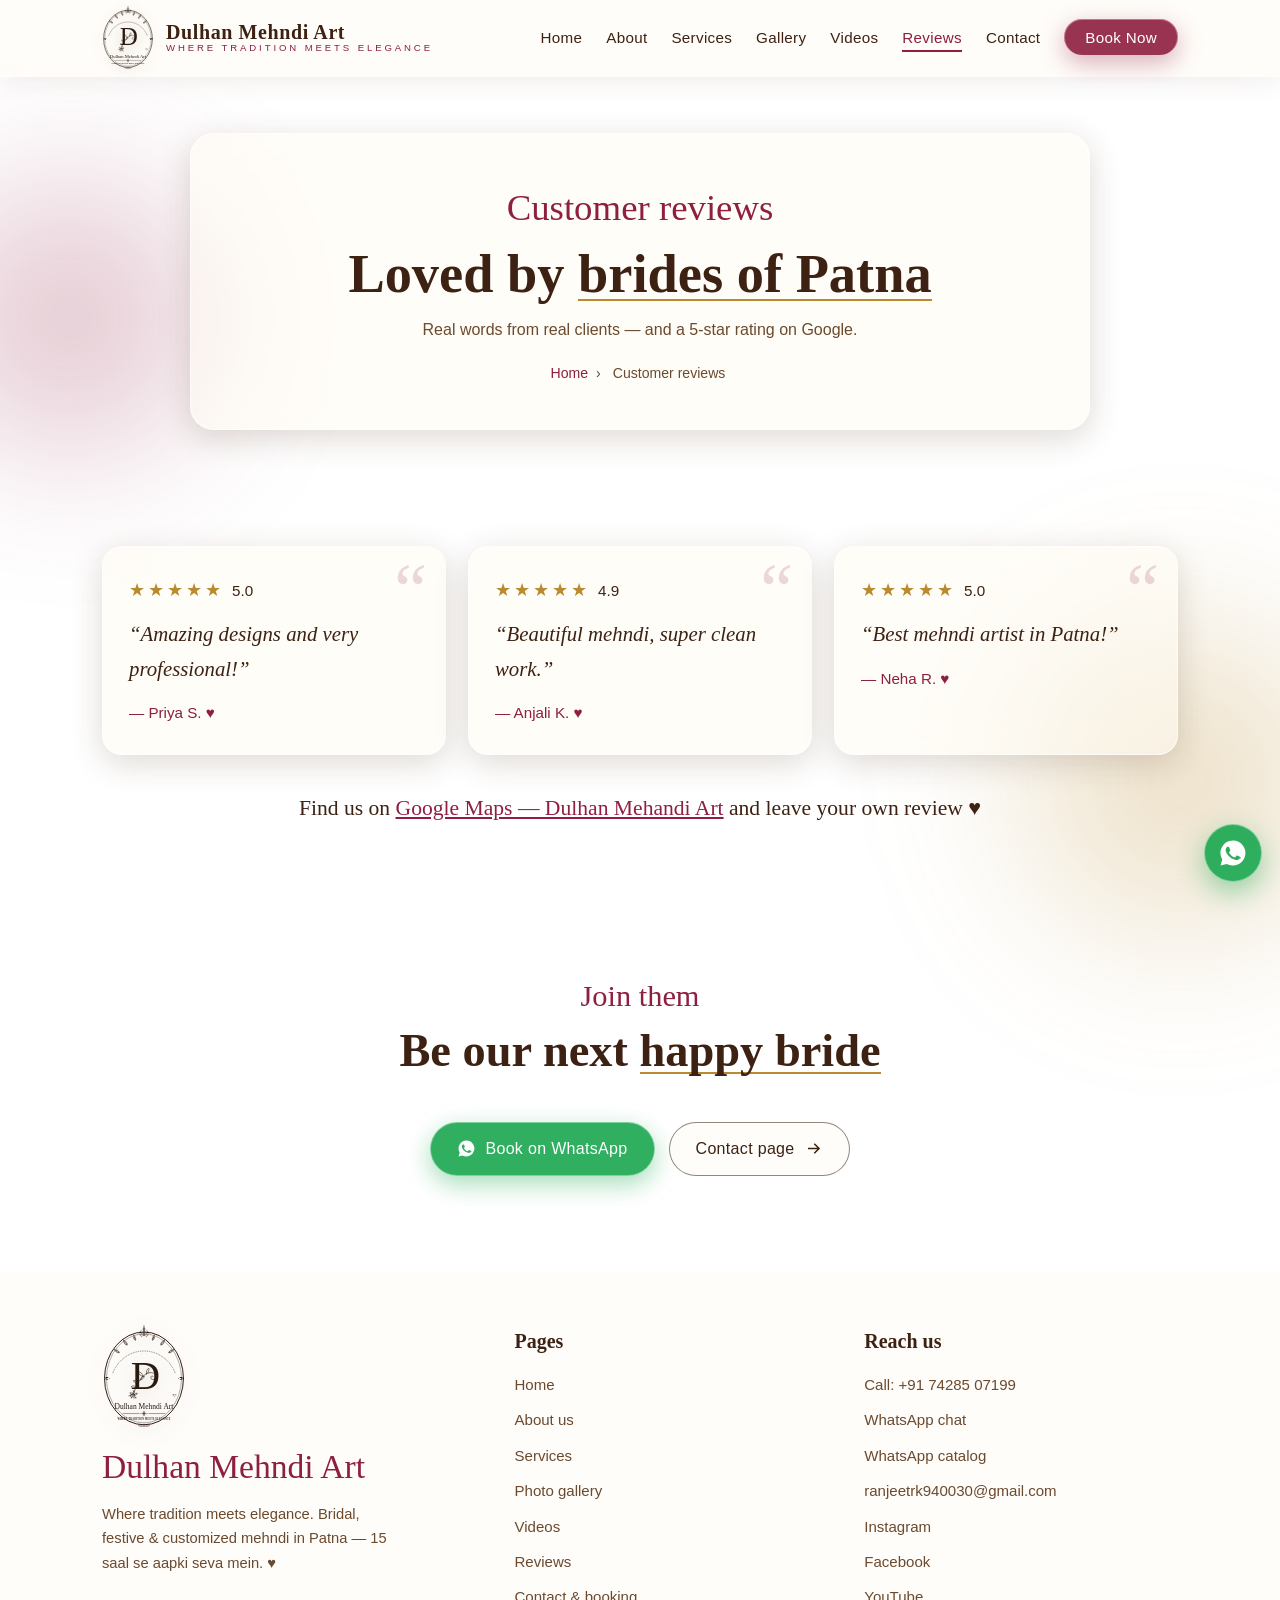
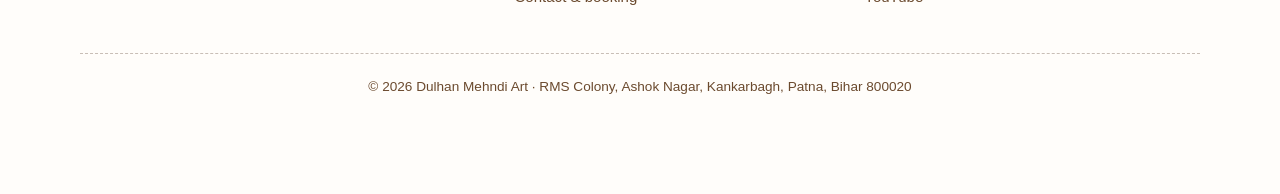
<file: reviews.html>
<!DOCTYPE html>
<html lang="en">
<head>
<meta charset="UTF-8">
<meta name="viewport" content="width=device-width, initial-scale=1.0">
<meta http-equiv="Content-Security-Policy" content="default-src 'self'; script-src 'self' https://www.googletagmanager.com https://www.clarity.ms; style-src 'self' 'unsafe-inline' https://fonts.googleapis.com; font-src https://fonts.gstatic.com; img-src 'self' data: https://*.googleusercontent.com https://*.google-analytics.com https://*.googletagmanager.com; frame-src 'self'; connect-src 'self' https://*.google-analytics.com https://*.analytics.google.com https://*.googletagmanager.com https://www.clarity.ms https://*.clarity.ms; object-src 'none'; base-uri 'self'; form-action 'self' https://wa.me">
<meta name="referrer" content="strict-origin-when-cross-origin">
<title>Customer Reviews — 5★ Rated Mehndi Artist in Patna | Dulhan Mehndi Art</title>
<meta name="description" content="5-star reviews from brides of Patna for Dulhan Mehndi Art. Read what Priya, Anjali and Neha say about our work.">
<meta name="keywords" content="mehndi artist reviews patna, best mehndi artist patna, dulhan mehndi art reviews">
<meta name="author" content="Dulhan Mehndi Art">
<meta name="robots" content="index, follow, max-image-preview:large">
<meta name="theme-color" content="#8E1F41">
<meta name="google-site-verification" content="PASTE-YOUR-VERIFICATION-CODE-HERE">
<link rel="canonical" href="https://www.dulhanmehandiart.in/reviews">
<meta property="og:title" content="Customer Reviews — 5★ Rated Mehndi Artist in Patna | Dulhan Mehndi Art">
<meta property="og:description" content="5-star reviews from brides of Patna for Dulhan Mehndi Art. Read what Priya, Anjali and Neha say about our work.">
<meta property="og:type" content="website">
<meta property="og:url" content="https://www.dulhanmehandiart.in/reviews">
<meta property="og:site_name" content="Dulhan Mehndi Art">
<meta property="og:locale" content="en_IN">
<meta property="og:image" content="https://www.dulhanmehandiart.in/og-image.png">
<meta property="og:image:width" content="1200">
<meta property="og:image:height" content="630">
<meta property="og:image:alt" content="Dulhan Mehndi Art — bridal mehndi artist in Patna">
<meta name="twitter:card" content="summary_large_image">
<meta name="twitter:title" content="Customer Reviews — 5★ Rated Mehndi Artist in Patna | Dulhan Mehndi Art">
<meta name="twitter:description" content="5-star reviews from brides of Patna for Dulhan Mehndi Art. Read what Priya, Anjali and Neha say about our work.">
<meta name="twitter:image" content="https://www.dulhanmehandiart.in/og-image.png">
<link rel="icon" type="image/svg+xml" href="assets/logo.svg">
<link rel="icon" type="image/x-icon" href="favicon.ico" sizes="48x48 32x32 16x16">
<link rel="icon" type="image/png" sizes="32x32" href="favicon-32x32.png">
<link rel="icon" type="image/png" sizes="16x16" href="favicon-16x16.png">
<link rel="apple-touch-icon" sizes="180x180" href="apple-touch-icon.png">
<link rel="manifest" href="site.webmanifest">
<link rel="preconnect" href="https://fonts.googleapis.com">
<link rel="preconnect" href="https://fonts.gstatic.com" crossorigin>
<link rel="stylesheet" href="https://fonts.googleapis.com/css2?family=Cormorant+Garamond:ital,wght@0,400;0,500;0,600;0,700;1,400&family=Great+Vibes&family=Jost:wght@300;400;500;600&display=swap" media="print" data-deferred-fonts>
<noscript><link rel="stylesheet" href="https://fonts.googleapis.com/css2?family=Cormorant+Garamond:ital,wght@0,400;0,500;0,600;0,700;1,400&family=Great+Vibes&family=Jost:wght@300;400;500;600&display=swap"></noscript>
<link rel="stylesheet" href="assets/style.css">
<script type="application/ld+json">
{
  "@context": "https://schema.org",
  "@type": "BreadcrumbList",
  "itemListElement": [
    {"@type": "ListItem", "position": 1, "name": "Home", "item": "https://www.dulhanmehandiart.in/"},
    {"@type": "ListItem", "position": 2, "name": "Customer Reviews", "item": "https://www.dulhanmehandiart.in/reviews"}
  ]
}
</script>
<script src="assets/ga.js" defer></script>
</head>
<body class="ruled">
<a class="skip-link" href="#main">Skip to main content</a>
<header>
  <div class="wrap nav">
    <a class="brand" href="index.html" aria-label="Dulhan Mehndi Art — home">
      <img class="brand-logo" src="assets/logo.svg" alt="Dulhan Mehndi Art logo" width="52" height="64">
      <span class="brand-name">Dulhan Mehndi Art<small>Where tradition meets elegance</small></span>
    </a>
    <button class="menu-btn" id="menuBtn" aria-label="Open menu" aria-expanded="false" aria-controls="navLinks">
      <svg viewBox="0 0 24 24" fill="none" stroke="currentColor" stroke-width="2" stroke-linecap="round"><path d="M3 6h18M3 12h18M3 18h18"/></svg>
    </button>
    <ul class="nav-links" id="navLinks">
      <li><a href="index.html">Home</a></li><li><a href="about.html">About</a></li><li><a href="services.html">Services</a></li><li><a href="gallery.html">Gallery</a></li><li><a href="videos.html">Videos</a></li><li><a href="reviews.html" aria-current="page">Reviews</a></li><li><a href="contact.html">Contact</a></li>
      <li><a class="nav-cta" href="https://wa.me/917428507199?text=Namaste%21%20I%20want%20to%20book%20a%20mehndi%20appointment." target="_blank" rel="noopener noreferrer">Book Now</a></li>
    </ul>
  </div>
</header>
<main id="main">
<div class="page-hero">
  <div class="wrap">
    <span class="script script-line">Customer reviews</span>
    <h1>Loved by <span class="hand-u">brides of Patna</span></h1>
    <p>Real words from real clients — and a 5-star rating on Google.</p>
    <nav class="crumbs" aria-label="Breadcrumb"><a href="index.html">Home</a> <span>&rsaquo;</span> <span aria-current="page">Customer reviews</span></nav>
  </div>
</div>
<section>
  <div class="wrap">
    <div class="reviews-grid">
  <div class="review"><div class="stars" aria-label="Rated 5.0 out of 5">&#9733;&#9733;&#9733;&#9733;&#9733;<b>5.0</b></div><blockquote>&ldquo;Amazing designs and very professional!&rdquo;</blockquote><cite>&mdash; Priya S. &#9829;</cite></div>
  <div class="review"><div class="stars" aria-label="Rated 4.9 out of 5">&#9733;&#9733;&#9733;&#9733;&#9733;<b>4.9</b></div><blockquote>&ldquo;Beautiful mehndi, super clean work.&rdquo;</blockquote><cite>&mdash; Anjali K. &#9829;</cite></div>
  <div class="review"><div class="stars" aria-label="Rated 5.0 out of 5">&#9733;&#9733;&#9733;&#9733;&#9733;<b>5.0</b></div><blockquote>&ldquo;Best mehndi artist in Patna!&rdquo;</blockquote><cite>&mdash; Neha R. &#9829;</cite></div>
</div>
    <p class="rating-summary">Find us on <a href="https://share.google/Jy5J0KiI5FY0DCx5j" target="_blank" rel="noopener noreferrer">Google Maps — Dulhan Mehandi Art</a> and leave your own review &#9829;</p>
  </div>
</section>
<section class="timings">
  <div class="wrap center">
    <div class="sec-head"><span class="eyebrow">Join them</span><h2 class="sec-title">Be our next <span class="hand-u">happy bride</span></h2></div>
    <div class="center-flex">
      <a class="btn btn-wa" href="https://wa.me/917428507199?text=Namaste%21%20I%20want%20to%20book%20a%20mehndi%20appointment." target="_blank" rel="noopener noreferrer"><svg viewBox="0 0 24 24" fill="currentColor" aria-hidden="true"><path d="M12 2a10 10 0 0 0-8.6 15.1L2 22l5-1.3A10 10 0 1 0 12 2Zm5.4 14.1c-.2.7-1.3 1.3-1.9 1.4-.5.1-1.1.1-1.8-.1-.4-.1-.9-.3-1.6-.6-2.9-1.2-4.7-4.1-4.9-4.3-.1-.2-1.1-1.5-1.1-2.9s.7-2 1-2.3c.2-.3.5-.3.7-.3h.5c.2 0 .4 0 .6.4l.9 2.1c.1.2.1.4 0 .6l-.4.6-.4.5c-.1.1-.3.3-.1.6.2.3.8 1.3 1.7 2.1 1.2 1.1 2.2 1.4 2.5 1.5.3.1.5.1.7-.1l1-1.2c.2-.3.4-.2.7-.1l2 .9c.3.2.5.2.6.4 0 .1 0 .7-.2 1.3Z"/></svg> Book on WhatsApp</a>
      <a class="btn btn-outline" href="contact.html">Contact page <svg viewBox="0 0 24 24" fill="none" stroke="currentColor" stroke-width="2" aria-hidden="true"><path d="M5 12h14M13 6l6 6-6 6"/></svg></a>
    </div>
  </div>
</section>
</main>
<footer>
  <div class="wrap foot-grid">
    <div class="foot-brand">
      <img class="foot-logo" src="assets/logo.svg" alt="" width="84" height="104" loading="lazy" decoding="async">
      <span class="script">Dulhan Mehndi Art</span>
      <p>Where tradition meets elegance. Bridal, festive &amp; customized mehndi in Patna — 15 saal se aapki seva mein. &#9829;</p>
    </div>
    <div>
      <h4>Pages</h4>
      <ul>
        <li><a href="index.html">Home</a></li>
        <li><a href="about.html">About us</a></li>
        <li><a href="services.html">Services</a></li>
        <li><a href="gallery.html">Photo gallery</a></li>
        <li><a href="videos.html">Videos</a></li>
        <li><a href="reviews.html">Reviews</a></li>
        <li><a href="contact.html">Contact &amp; booking</a></li>
      </ul>
    </div>
    <div>
      <h4>Reach us</h4>
      <ul>
        <li><a href="tel:+917428507199">Call: +91 74285 07199</a></li>
        <li><a href="https://wa.me/917428507199" target="_blank" rel="noopener noreferrer">WhatsApp chat</a></li>
        <li><a href="https://wa.me/c/917428507199" target="_blank" rel="noopener noreferrer">WhatsApp catalog</a></li>
        <li><a href="mailto:ranjeetrk940030@gmail.com">ranjeetrk940030@gmail.com</a></li>
        <li><a href="https://www.instagram.com/mehndiartistpatna?utm_source=qr&igsh=N3dteWVubmJrcDk3" target="_blank" rel="noopener noreferrer">Instagram</a></li>
        <li><a href="https://www.facebook.com/share/r/1DQtiEjuzc/" target="_blank" rel="noopener noreferrer">Facebook</a></li>
        <li><a href="https://www.youtube.com/@MEHNDIARTISTPATNA" target="_blank" rel="noopener noreferrer">YouTube</a></li>
      </ul>
    </div>
  </div>
  <p class="wrap copyright">&copy; <span id="year"></span> Dulhan Mehndi Art &middot; RMS Colony, Ashok Nagar, Kankarbagh, Patna, Bihar 800020</p>
</footer>
<a class="wa-float" href="https://wa.me/917428507199?text=Namaste%21%20I%20want%20to%20book%20a%20mehndi%20appointment." target="_blank" rel="noopener noreferrer" aria-label="Chat on WhatsApp"><svg viewBox="0 0 24 24" fill="currentColor" aria-hidden="true"><path d="M12 2a10 10 0 0 0-8.6 15.1L2 22l5-1.3A10 10 0 1 0 12 2Zm5.4 14.1c-.2.7-1.3 1.3-1.9 1.4-.5.1-1.1.1-1.8-.1-.4-.1-.9-.3-1.6-.6-2.9-1.2-4.7-4.1-4.9-4.3-.1-.2-1.1-1.5-1.1-2.9s.7-2 1-2.3c.2-.3.5-.3.7-.3h.5c.2 0 .4 0 .6.4l.9 2.1c.1.2.1.4 0 .6l-.4.6-.4.5c-.1.1-.3.3-.1.6.2.3.8 1.3 1.7 2.1 1.2 1.1 2.2 1.4 2.5 1.5.3.1.5.1.7-.1l1-1.2c.2-.3.4-.2.7-.1l2 .9c.3.2.5.2.6.4 0 .1 0 .7-.2 1.3Z"/></svg></a>
<a class="book-bar" href="https://wa.me/917428507199?text=Namaste%21%20I%20want%20to%20book%20a%20mehndi%20appointment." target="_blank" rel="noopener noreferrer">&#9829; Book your mehndi on WhatsApp</a>
<script src="assets/main.js" defer></script>
</body>
</html>
</file>
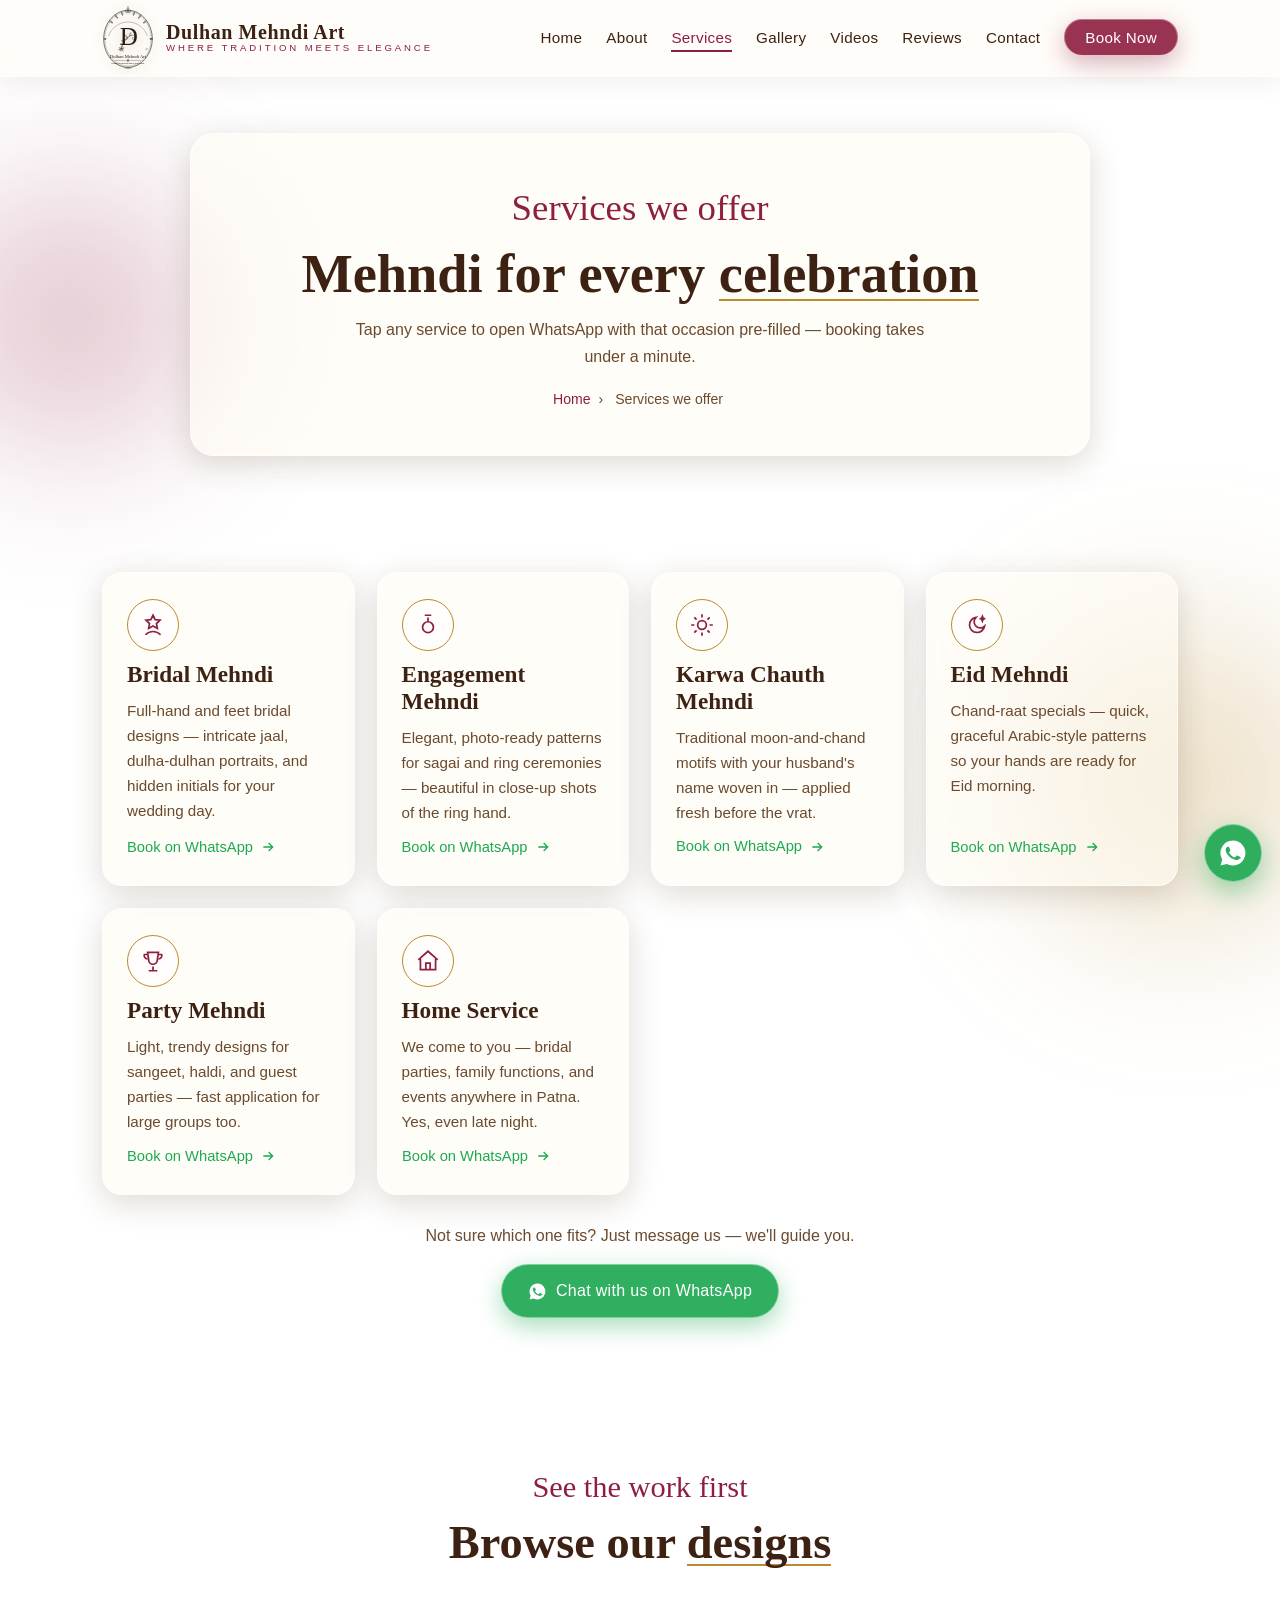
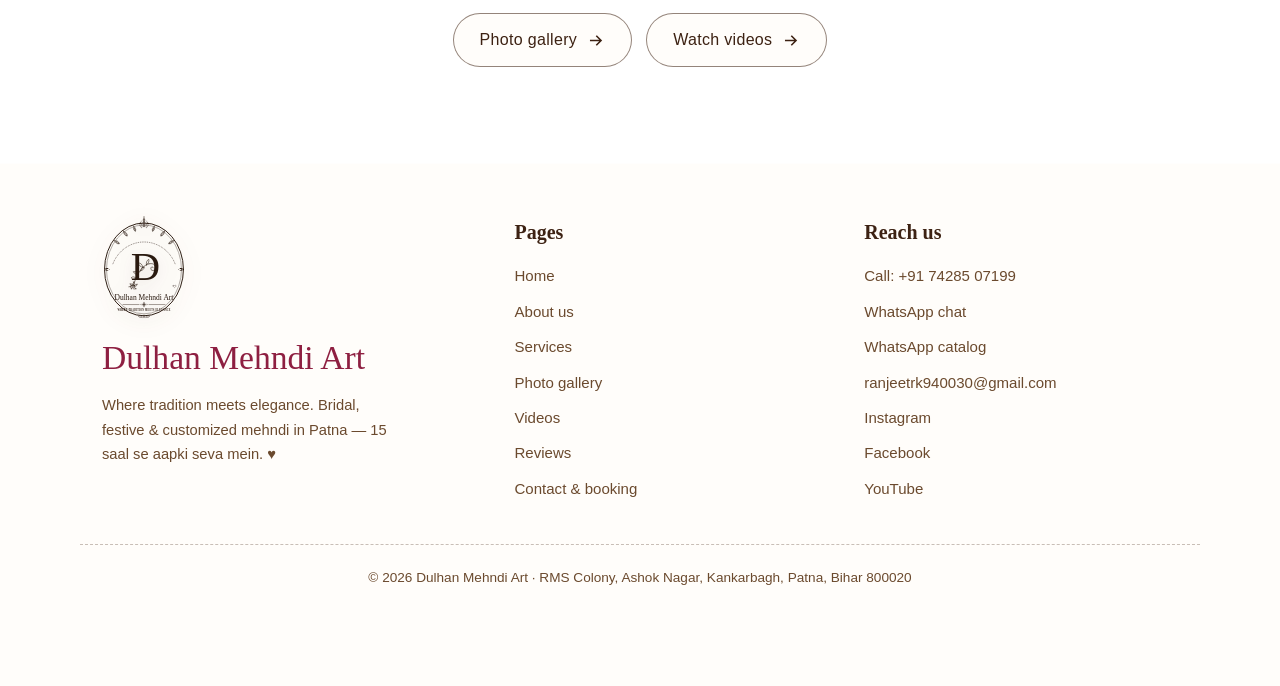
<file: services.html>
<!DOCTYPE html>
<html lang="en">
<head>
<meta charset="UTF-8">
<meta name="viewport" content="width=device-width, initial-scale=1.0">
<meta http-equiv="Content-Security-Policy" content="default-src 'self'; script-src 'self' https://www.googletagmanager.com https://www.clarity.ms; style-src 'self' 'unsafe-inline' https://fonts.googleapis.com; font-src https://fonts.gstatic.com; img-src 'self' data: https://*.googleusercontent.com https://*.google-analytics.com https://*.googletagmanager.com; frame-src 'self'; connect-src 'self' https://*.google-analytics.com https://*.analytics.google.com https://*.googletagmanager.com https://www.clarity.ms https://*.clarity.ms; object-src 'none'; base-uri 'self'; form-action 'self' https://wa.me">
<meta name="referrer" content="strict-origin-when-cross-origin">
<title>Our Services — Bridal, Engagement, Karwa Chauth, Eid & Party Mehndi | Dulhan Mehndi Art Patna</title>
<meta name="description" content="Bridal, engagement, Karwa Chauth, Eid and party mehndi in Patna, plus home service. Book any service instantly on WhatsApp.">
<meta name="keywords" content="bridal mehndi price patna, engagement mehndi, karwa chauth mehndi, eid mehndi, party mehndi, mehndi home service">
<meta name="author" content="Dulhan Mehndi Art">
<meta name="robots" content="index, follow, max-image-preview:large">
<meta name="theme-color" content="#8E1F41">
<meta name="google-site-verification" content="PASTE-YOUR-VERIFICATION-CODE-HERE">
<link rel="canonical" href="https://www.dulhanmehandiart.in/services">
<meta property="og:title" content="Our Services — Bridal, Engagement, Karwa Chauth, Eid & Party Mehndi | Dulhan Mehndi Art Patna">
<meta property="og:description" content="Bridal, engagement, Karwa Chauth, Eid and party mehndi in Patna, plus home service. Book any service instantly on WhatsApp.">
<meta property="og:type" content="website">
<meta property="og:url" content="https://www.dulhanmehandiart.in/services">
<meta property="og:site_name" content="Dulhan Mehndi Art">
<meta property="og:locale" content="en_IN">
<meta property="og:image" content="https://www.dulhanmehandiart.in/og-image.png">
<meta property="og:image:width" content="1200">
<meta property="og:image:height" content="630">
<meta property="og:image:alt" content="Dulhan Mehndi Art — bridal mehndi artist in Patna">
<meta name="twitter:card" content="summary_large_image">
<meta name="twitter:title" content="Our Services — Bridal, Engagement, Karwa Chauth, Eid & Party Mehndi | Dulhan Mehndi Art Patna">
<meta name="twitter:description" content="Bridal, engagement, Karwa Chauth, Eid and party mehndi in Patna, plus home service. Book any service instantly on WhatsApp.">
<meta name="twitter:image" content="https://www.dulhanmehandiart.in/og-image.png">
<link rel="icon" type="image/svg+xml" href="assets/logo.svg">
<link rel="icon" type="image/x-icon" href="favicon.ico" sizes="48x48 32x32 16x16">
<link rel="icon" type="image/png" sizes="32x32" href="favicon-32x32.png">
<link rel="icon" type="image/png" sizes="16x16" href="favicon-16x16.png">
<link rel="apple-touch-icon" sizes="180x180" href="apple-touch-icon.png">
<link rel="manifest" href="site.webmanifest">
<link rel="preconnect" href="https://fonts.googleapis.com">
<link rel="preconnect" href="https://fonts.gstatic.com" crossorigin>
<link rel="stylesheet" href="https://fonts.googleapis.com/css2?family=Cormorant+Garamond:ital,wght@0,400;0,500;0,600;0,700;1,400&family=Great+Vibes&family=Jost:wght@300;400;500;600&display=swap" media="print" data-deferred-fonts>
<noscript><link rel="stylesheet" href="https://fonts.googleapis.com/css2?family=Cormorant+Garamond:ital,wght@0,400;0,500;0,600;0,700;1,400&family=Great+Vibes&family=Jost:wght@300;400;500;600&display=swap"></noscript>
<link rel="stylesheet" href="assets/style.css">
<script type="application/ld+json">
{
  "@context": "https://schema.org",
  "@type": "BreadcrumbList",
  "itemListElement": [
    {"@type": "ListItem", "position": 1, "name": "Home", "item": "https://www.dulhanmehandiart.in/"},
    {"@type": "ListItem", "position": 2, "name": "Services", "item": "https://www.dulhanmehandiart.in/services"}
  ]
}
</script>
<script src="assets/ga.js" defer></script>
</head>
<body class="ruled">
<a class="skip-link" href="#main">Skip to main content</a>
<header>
  <div class="wrap nav">
    <a class="brand" href="index.html" aria-label="Dulhan Mehndi Art — home">
      <img class="brand-logo" src="assets/logo.svg" alt="Dulhan Mehndi Art logo" width="52" height="64">
      <span class="brand-name">Dulhan Mehndi Art<small>Where tradition meets elegance</small></span>
    </a>
    <button class="menu-btn" id="menuBtn" aria-label="Open menu" aria-expanded="false" aria-controls="navLinks">
      <svg viewBox="0 0 24 24" fill="none" stroke="currentColor" stroke-width="2" stroke-linecap="round"><path d="M3 6h18M3 12h18M3 18h18"/></svg>
    </button>
    <ul class="nav-links" id="navLinks">
      <li><a href="index.html">Home</a></li><li><a href="about.html">About</a></li><li><a href="services.html" aria-current="page">Services</a></li><li><a href="gallery.html">Gallery</a></li><li><a href="videos.html">Videos</a></li><li><a href="reviews.html">Reviews</a></li><li><a href="contact.html">Contact</a></li>
      <li><a class="nav-cta" href="https://wa.me/917428507199?text=Namaste%21%20I%20want%20to%20book%20a%20mehndi%20appointment." target="_blank" rel="noopener noreferrer">Book Now</a></li>
    </ul>
  </div>
</header>
<main id="main">
<div class="page-hero">
  <div class="wrap">
    <span class="script script-line">Services we offer</span>
    <h1>Mehndi for every <span class="hand-u">celebration</span></h1>
    <p>Tap any service to open WhatsApp with that occasion pre-filled — booking takes under a minute.</p>
    <nav class="crumbs" aria-label="Breadcrumb"><a href="index.html">Home</a> <span>&rsaquo;</span> <span aria-current="page">Services we offer</span></nav>
  </div>
</div>
<section>
  <div class="wrap">
    <div class="services-grid"><div class="svc">
  <span class="svc-icon"><svg viewBox="0 0 24 24" fill="none" stroke="currentColor" stroke-width="1.6"><path d="M12 3l2 4 4.5.5-3.3 3.2.8 4.5L12 13l-4 2.2.8-4.5L5.5 7.5 10 7l2-4Z"/><path d="M5 21c2-2 4-3 7-3s5 1 7 3"/></svg></span>
  <h3>Bridal Mehndi</h3>
  <p>Full-hand and feet bridal designs — intricate jaal, dulha-dulhan portraits, and hidden initials for your wedding day.</p>
  <a href="https://wa.me/917428507199?text=Namaste%21%20I%20want%20to%20book%20Bridal%20Mehndi." target="_blank" rel="noopener noreferrer">Book on WhatsApp <svg viewBox="0 0 24 24" fill="none" stroke="currentColor" stroke-width="2" aria-hidden="true"><path d="M5 12h14M13 6l6 6-6 6"/></svg></a>
</div><div class="svc">
  <span class="svc-icon"><svg viewBox="0 0 24 24" fill="none" stroke="currentColor" stroke-width="1.6"><circle cx="12" cy="14" r="5"/><path d="M12 9V5M9 3h6"/></svg></span>
  <h3>Engagement Mehndi</h3>
  <p>Elegant, photo-ready patterns for sagai and ring ceremonies — beautiful in close-up shots of the ring hand.</p>
  <a href="https://wa.me/917428507199?text=Namaste%21%20I%20want%20to%20book%20Engagement%20Mehndi." target="_blank" rel="noopener noreferrer">Book on WhatsApp <svg viewBox="0 0 24 24" fill="none" stroke="currentColor" stroke-width="2" aria-hidden="true"><path d="M5 12h14M13 6l6 6-6 6"/></svg></a>
</div><div class="svc">
  <span class="svc-icon"><svg viewBox="0 0 24 24" fill="none" stroke="currentColor" stroke-width="1.6"><circle cx="12" cy="12" r="4"/><path d="M12 2v3M12 19v3M2 12h3M19 12h3M4.9 4.9l2.1 2.1M17 17l2.1 2.1M19.1 4.9L17 7M7 17l-2.1 2.1"/></svg></span>
  <h3>Karwa Chauth Mehndi</h3>
  <p>Traditional moon-and-chand motifs with your husband's name woven in — applied fresh before the vrat.</p>
  <a href="https://wa.me/917428507199?text=Namaste%21%20I%20want%20to%20book%20Karwa%20Chauth%20Mehndi." target="_blank" rel="noopener noreferrer">Book on WhatsApp <svg viewBox="0 0 24 24" fill="none" stroke="currentColor" stroke-width="2" aria-hidden="true"><path d="M5 12h14M13 6l6 6-6 6"/></svg></a>
</div><div class="svc">
  <span class="svc-icon"><svg viewBox="0 0 24 24" fill="none" stroke="currentColor" stroke-width="1.6"><path d="M19 13A7 7 0 1 1 11 5a5.5 5.5 0 0 0 8 8Z"/><path d="M17 4l.7 1.8L19.5 6l-1.8.7L17 8.5l-.7-1.8L14.5 6l1.8-.2L17 4Z"/></svg></span>
  <h3>Eid Mehndi</h3>
  <p>Chand-raat specials — quick, graceful Arabic-style patterns so your hands are ready for Eid morning.</p>
  <a href="https://wa.me/917428507199?text=Namaste%21%20I%20want%20to%20book%20Eid%20Mehndi." target="_blank" rel="noopener noreferrer">Book on WhatsApp <svg viewBox="0 0 24 24" fill="none" stroke="currentColor" stroke-width="2" aria-hidden="true"><path d="M5 12h14M13 6l6 6-6 6"/></svg></a>
</div><div class="svc">
  <span class="svc-icon"><svg viewBox="0 0 24 24" fill="none" stroke="currentColor" stroke-width="1.6"><path d="M8 21h8M12 17v4M7 4h10l-1 7a4 4 0 0 1-8 0L7 4Z"/><path d="M7 6H4a3 3 0 0 0 3 4M17 6h3a3 3 0 0 1-3 4"/></svg></span>
  <h3>Party Mehndi</h3>
  <p>Light, trendy designs for sangeet, haldi, and guest parties — fast application for large groups too.</p>
  <a href="https://wa.me/917428507199?text=Namaste%21%20I%20want%20to%20book%20Party%20Mehndi." target="_blank" rel="noopener noreferrer">Book on WhatsApp <svg viewBox="0 0 24 24" fill="none" stroke="currentColor" stroke-width="2" aria-hidden="true"><path d="M5 12h14M13 6l6 6-6 6"/></svg></a>
</div><div class="svc">
  <span class="svc-icon"><svg viewBox="0 0 24 24" fill="none" stroke="currentColor" stroke-width="1.6"><path d="M3 11l9-8 9 8"/><path d="M5 10v10h14V10"/><path d="M10 20v-6h4v6"/></svg></span>
  <h3>Home Service</h3>
  <p>We come to you — bridal parties, family functions, and events anywhere in Patna. Yes, even late night.</p>
  <a href="https://wa.me/917428507199?text=Namaste%21%20I%20want%20to%20book%20Home%20Service." target="_blank" rel="noopener noreferrer">Book on WhatsApp <svg viewBox="0 0 24 24" fill="none" stroke="currentColor" stroke-width="2" aria-hidden="true"><path d="M5 12h14M13 6l6 6-6 6"/></svg></a>
</div></div>
    <div class="center mt">
      <p class="text-ink-soft mb-14">Not sure which one fits? Just message us — we'll guide you.</p>
      <a class="btn btn-wa" href="https://wa.me/917428507199?text=Namaste%21%20I%20want%20to%20book%20a%20mehndi%20appointment." target="_blank" rel="noopener noreferrer"><svg viewBox="0 0 24 24" fill="currentColor" aria-hidden="true"><path d="M12 2a10 10 0 0 0-8.6 15.1L2 22l5-1.3A10 10 0 1 0 12 2Zm5.4 14.1c-.2.7-1.3 1.3-1.9 1.4-.5.1-1.1.1-1.8-.1-.4-.1-.9-.3-1.6-.6-2.9-1.2-4.7-4.1-4.9-4.3-.1-.2-1.1-1.5-1.1-2.9s.7-2 1-2.3c.2-.3.5-.3.7-.3h.5c.2 0 .4 0 .6.4l.9 2.1c.1.2.1.4 0 .6l-.4.6-.4.5c-.1.1-.3.3-.1.6.2.3.8 1.3 1.7 2.1 1.2 1.1 2.2 1.4 2.5 1.5.3.1.5.1.7-.1l1-1.2c.2-.3.4-.2.7-.1l2 .9c.3.2.5.2.6.4 0 .1 0 .7-.2 1.3Z"/></svg> Chat with us on WhatsApp</a>
    </div>
  </div>
</section>
<section class="gallery">
  <div class="wrap">
    <div class="sec-head"><span class="eyebrow">See the work first</span><h2 class="sec-title">Browse our <span class="hand-u">designs</span></h2></div>
    <div class="center-flex">
      <a class="btn btn-outline" href="gallery.html">Photo gallery <svg viewBox="0 0 24 24" fill="none" stroke="currentColor" stroke-width="2" aria-hidden="true"><path d="M5 12h14M13 6l6 6-6 6"/></svg></a>
      <a class="btn btn-outline" href="videos.html">Watch videos <svg viewBox="0 0 24 24" fill="none" stroke="currentColor" stroke-width="2" aria-hidden="true"><path d="M5 12h14M13 6l6 6-6 6"/></svg></a>
    </div>
  </div>
</section>
</main>
<footer>
  <div class="wrap foot-grid">
    <div class="foot-brand">
      <img class="foot-logo" src="assets/logo.svg" alt="" width="84" height="104" loading="lazy" decoding="async">
      <span class="script">Dulhan Mehndi Art</span>
      <p>Where tradition meets elegance. Bridal, festive &amp; customized mehndi in Patna — 15 saal se aapki seva mein. &#9829;</p>
    </div>
    <div>
      <h4>Pages</h4>
      <ul>
        <li><a href="index.html">Home</a></li>
        <li><a href="about.html">About us</a></li>
        <li><a href="services.html">Services</a></li>
        <li><a href="gallery.html">Photo gallery</a></li>
        <li><a href="videos.html">Videos</a></li>
        <li><a href="reviews.html">Reviews</a></li>
        <li><a href="contact.html">Contact &amp; booking</a></li>
      </ul>
    </div>
    <div>
      <h4>Reach us</h4>
      <ul>
        <li><a href="tel:+917428507199">Call: +91 74285 07199</a></li>
        <li><a href="https://wa.me/917428507199" target="_blank" rel="noopener noreferrer">WhatsApp chat</a></li>
        <li><a href="https://wa.me/c/917428507199" target="_blank" rel="noopener noreferrer">WhatsApp catalog</a></li>
        <li><a href="mailto:ranjeetrk940030@gmail.com">ranjeetrk940030@gmail.com</a></li>
        <li><a href="https://www.instagram.com/mehndiartistpatna?utm_source=qr&igsh=N3dteWVubmJrcDk3" target="_blank" rel="noopener noreferrer">Instagram</a></li>
        <li><a href="https://www.facebook.com/share/r/1DQtiEjuzc/" target="_blank" rel="noopener noreferrer">Facebook</a></li>
        <li><a href="https://www.youtube.com/@MEHNDIARTISTPATNA" target="_blank" rel="noopener noreferrer">YouTube</a></li>
      </ul>
    </div>
  </div>
  <p class="wrap copyright">&copy; <span id="year"></span> Dulhan Mehndi Art &middot; RMS Colony, Ashok Nagar, Kankarbagh, Patna, Bihar 800020</p>
</footer>
<a class="wa-float" href="https://wa.me/917428507199?text=Namaste%21%20I%20want%20to%20book%20a%20mehndi%20appointment." target="_blank" rel="noopener noreferrer" aria-label="Chat on WhatsApp"><svg viewBox="0 0 24 24" fill="currentColor" aria-hidden="true"><path d="M12 2a10 10 0 0 0-8.6 15.1L2 22l5-1.3A10 10 0 1 0 12 2Zm5.4 14.1c-.2.7-1.3 1.3-1.9 1.4-.5.1-1.1.1-1.8-.1-.4-.1-.9-.3-1.6-.6-2.9-1.2-4.7-4.1-4.9-4.3-.1-.2-1.1-1.5-1.1-2.9s.7-2 1-2.3c.2-.3.5-.3.7-.3h.5c.2 0 .4 0 .6.4l.9 2.1c.1.2.1.4 0 .6l-.4.6-.4.5c-.1.1-.3.3-.1.6.2.3.8 1.3 1.7 2.1 1.2 1.1 2.2 1.4 2.5 1.5.3.1.5.1.7-.1l1-1.2c.2-.3.4-.2.7-.1l2 .9c.3.2.5.2.6.4 0 .1 0 .7-.2 1.3Z"/></svg></a>
<a class="book-bar" href="https://wa.me/917428507199?text=Namaste%21%20I%20want%20to%20book%20a%20mehndi%20appointment." target="_blank" rel="noopener noreferrer">&#9829; Book your mehndi on WhatsApp</a>
<script src="assets/main.js" defer></script>
</body>
</html>
</file>
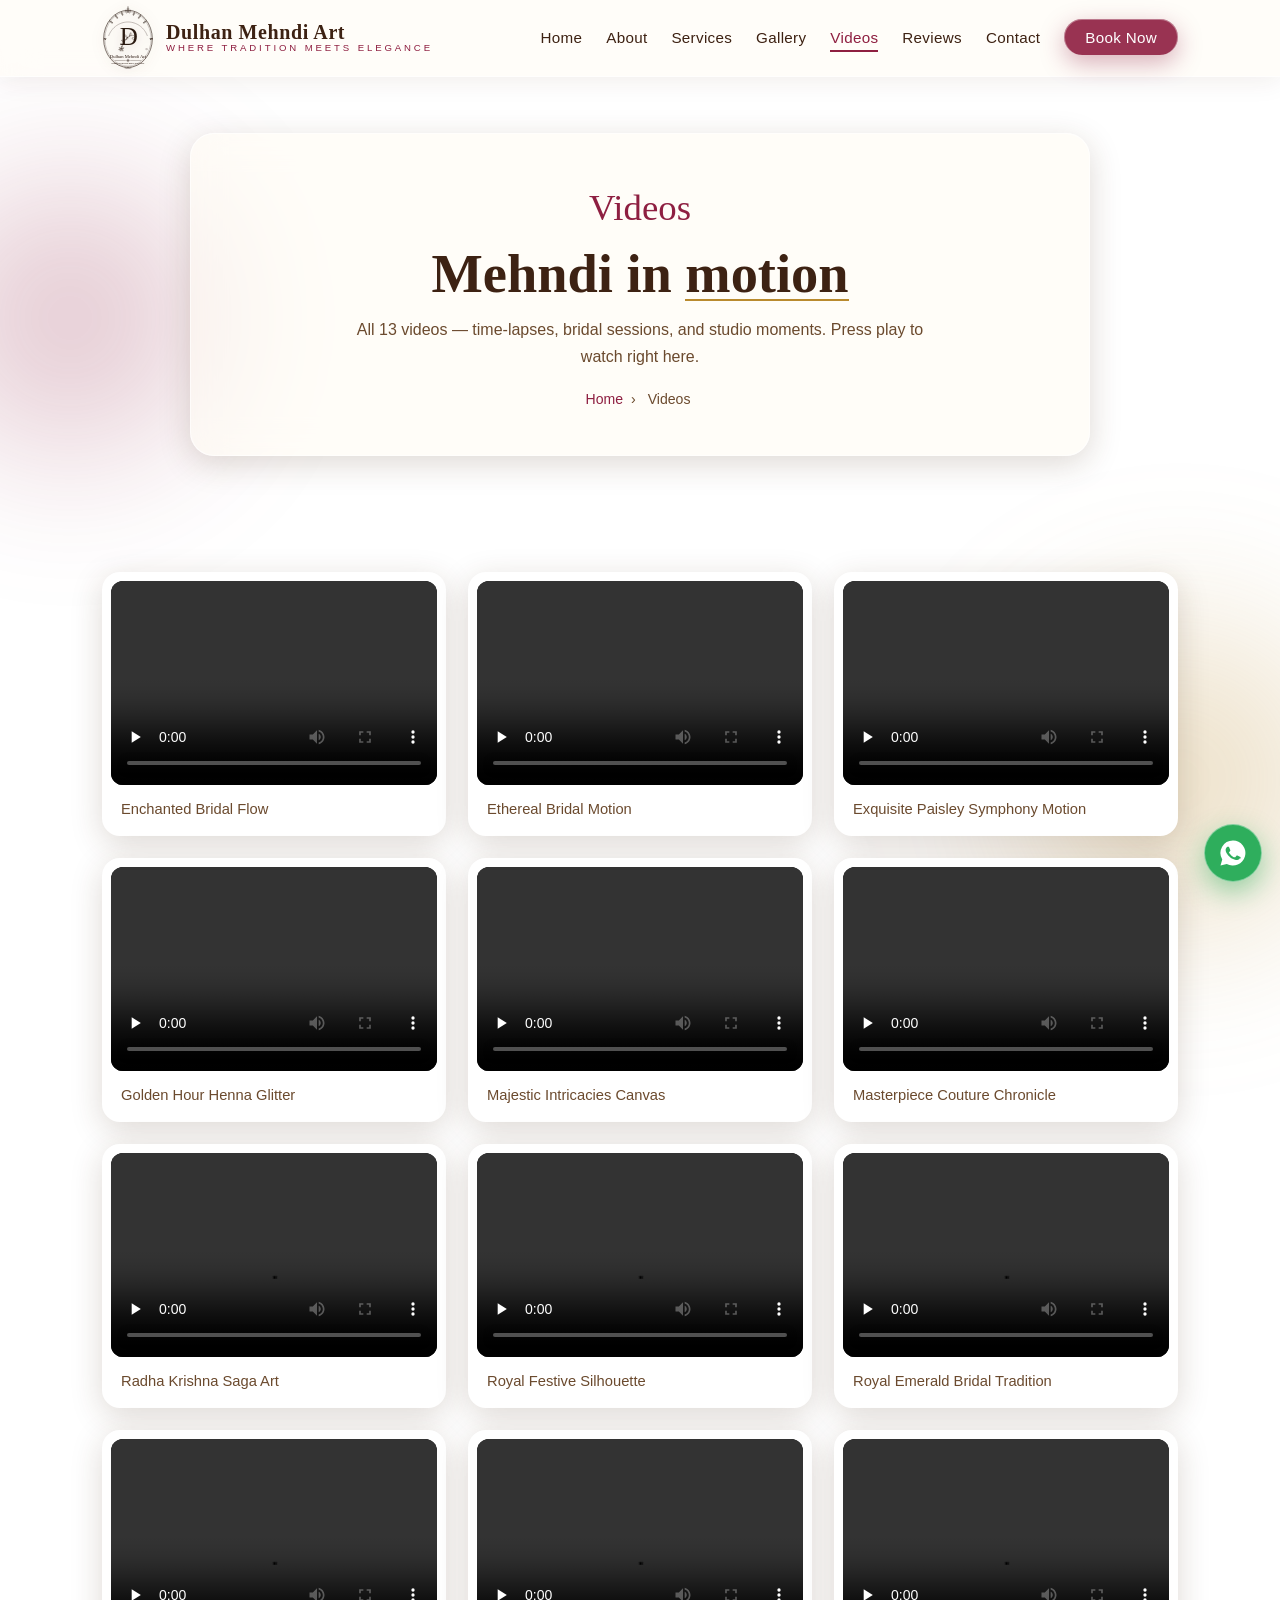
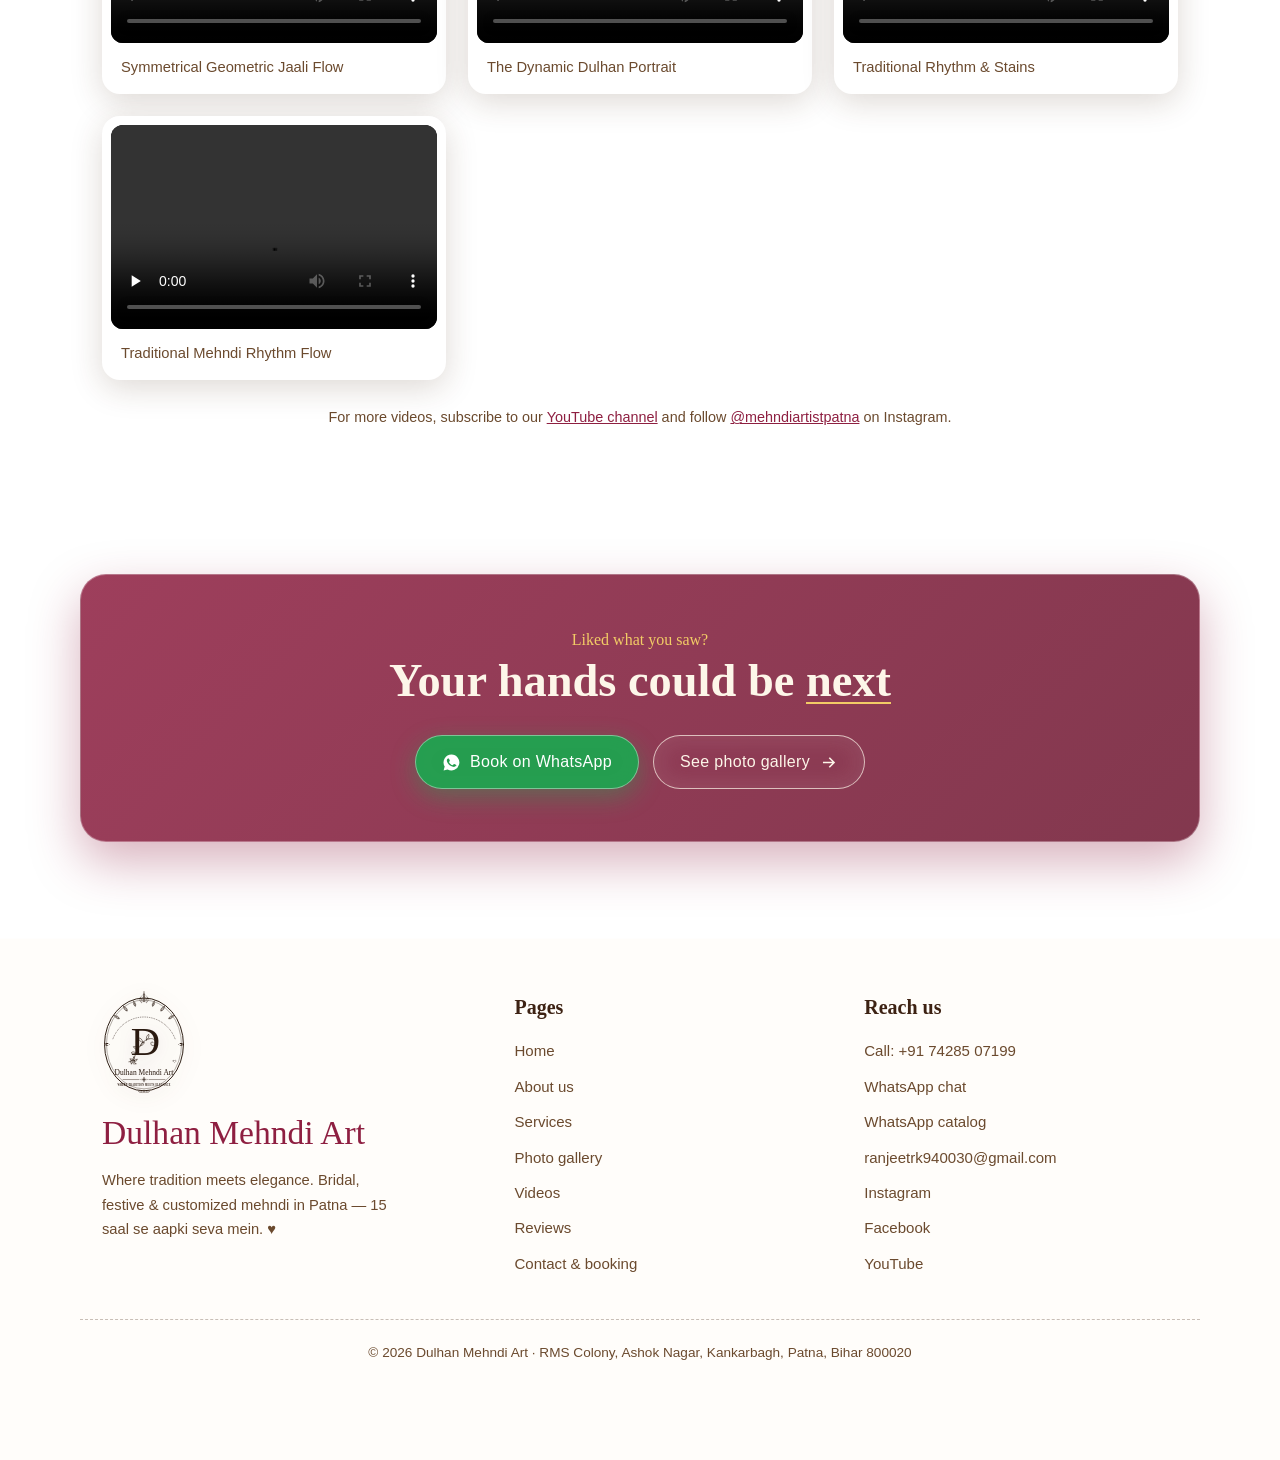
<file: videos.html>
<!DOCTYPE html>
<html lang="en">
<head>
<meta charset="UTF-8">
<meta name="viewport" content="width=device-width, initial-scale=1.0">
<meta http-equiv="Content-Security-Policy" content="default-src 'self'; script-src 'self' https://www.googletagmanager.com https://www.clarity.ms; style-src 'self' 'unsafe-inline' https://fonts.googleapis.com; font-src https://fonts.gstatic.com; img-src 'self' data: https://*.googleusercontent.com https://*.google-analytics.com https://*.googletagmanager.com; frame-src 'self'; connect-src 'self' https://*.google-analytics.com https://*.analytics.google.com https://*.googletagmanager.com https://www.clarity.ms https://*.clarity.ms; object-src 'none'; base-uri 'self'; form-action 'self' https://wa.me">
<meta name="referrer" content="strict-origin-when-cross-origin">
<title>Videos — Watch Mehndi Being Made | Dulhan Mehndi Art, Patna</title>
<meta name="description" content="Watch 14 videos of bridal sessions, design time-lapses and studio moments from Dulhan Mehndi Art, Patna.">
<meta name="keywords" content="mehndi videos, bridal mehndi video, mehndi time lapse patna">
<meta name="author" content="Dulhan Mehndi Art">
<meta name="robots" content="index, follow, max-image-preview:large">
<meta name="theme-color" content="#8E1F41">
<meta name="google-site-verification" content="PASTE-YOUR-VERIFICATION-CODE-HERE">
<link rel="canonical" href="https://www.dulhanmehandiart.in/videos">
<meta property="og:title" content="Videos — Watch Mehndi Being Made | Dulhan Mehndi Art, Patna">
<meta property="og:description" content="Watch 14 videos of bridal sessions, design time-lapses and studio moments from Dulhan Mehndi Art, Patna.">
<meta property="og:type" content="website">
<meta property="og:url" content="https://www.dulhanmehandiart.in/videos">
<meta property="og:site_name" content="Dulhan Mehndi Art">
<meta property="og:locale" content="en_IN">
<meta property="og:image" content="https://www.dulhanmehandiart.in/og-image.png">
<meta property="og:image:width" content="1200">
<meta property="og:image:height" content="630">
<meta property="og:image:alt" content="Dulhan Mehndi Art — bridal mehndi artist in Patna">
<meta name="twitter:card" content="summary_large_image">
<meta name="twitter:title" content="Videos — Watch Mehndi Being Made | Dulhan Mehndi Art, Patna">
<meta name="twitter:description" content="Watch 14 videos of bridal sessions, design time-lapses and studio moments from Dulhan Mehndi Art, Patna.">
<meta name="twitter:image" content="https://www.dulhanmehandiart.in/og-image.png">
<link rel="icon" type="image/svg+xml" href="assets/logo.svg">
<link rel="icon" type="image/x-icon" href="favicon.ico" sizes="48x48 32x32 16x16">
<link rel="icon" type="image/png" sizes="32x32" href="favicon-32x32.png">
<link rel="icon" type="image/png" sizes="16x16" href="favicon-16x16.png">
<link rel="apple-touch-icon" sizes="180x180" href="apple-touch-icon.png">
<link rel="manifest" href="site.webmanifest">
<link rel="preconnect" href="https://fonts.googleapis.com">
<link rel="preconnect" href="https://fonts.gstatic.com" crossorigin>
<link rel="stylesheet" href="https://fonts.googleapis.com/css2?family=Cormorant+Garamond:ital,wght@0,400;0,500;0,600;0,700;1,400&family=Great+Vibes&family=Jost:wght@300;400;500;600&display=swap" media="print" data-deferred-fonts>
<noscript><link rel="stylesheet" href="https://fonts.googleapis.com/css2?family=Cormorant+Garamond:ital,wght@0,400;0,500;0,600;0,700;1,400&family=Great+Vibes&family=Jost:wght@300;400;500;600&display=swap"></noscript>
<link rel="stylesheet" href="assets/style.css">
<script type="application/ld+json">
{
  "@context": "https://schema.org",
  "@type": "BreadcrumbList",
  "itemListElement": [
    {"@type": "ListItem", "position": 1, "name": "Home", "item": "https://www.dulhanmehandiart.in/"},
    {"@type": "ListItem", "position": 2, "name": "Videos", "item": "https://www.dulhanmehandiart.in/videos"}
  ]
}
</script>
<script src="assets/ga.js" defer></script>
</head>
<body class="ruled">
<a class="skip-link" href="#main">Skip to main content</a>
<header>
  <div class="wrap nav">
    <a class="brand" href="index.html" aria-label="Dulhan Mehndi Art — home">
      <img class="brand-logo" src="assets/logo.svg" alt="Dulhan Mehndi Art logo" width="52" height="64">
      <span class="brand-name">Dulhan Mehndi Art<small>Where tradition meets elegance</small></span>
    </a>
    <button class="menu-btn" id="menuBtn" aria-label="Open menu" aria-expanded="false" aria-controls="navLinks">
      <svg viewBox="0 0 24 24" fill="none" stroke="currentColor" stroke-width="2" stroke-linecap="round"><path d="M3 6h18M3 12h18M3 18h18"/></svg>
    </button>
    <ul class="nav-links" id="navLinks">
      <li><a href="index.html">Home</a></li><li><a href="about.html">About</a></li><li><a href="services.html">Services</a></li><li><a href="gallery.html">Gallery</a></li><li><a href="videos.html" aria-current="page">Videos</a></li><li><a href="reviews.html">Reviews</a></li><li><a href="contact.html">Contact</a></li>
      <li><a class="nav-cta" href="https://wa.me/917428507199?text=Namaste%21%20I%20want%20to%20book%20a%20mehndi%20appointment." target="_blank" rel="noopener noreferrer">Book Now</a></li>
    </ul>
  </div>
</header>
<main id="main">
<div class="page-hero">
  <div class="wrap">
    <span class="script script-line">Videos</span>
    <h1>Mehndi in <span class="hand-u">motion</span></h1>
    <p>All 13 videos — time-lapses, bridal sessions, and studio moments. Press play to watch right here.</p>
    <nav class="crumbs" aria-label="Breadcrumb"><a href="index.html">Home</a> <span>&rsaquo;</span> <span aria-current="page">Videos</span></nav>
  </div>
</div>
<section>
  <div class="wrap">
    <div class="vid-embed-grid" id="videoGrid"></div>
    <p class="g-note">For more videos, subscribe to our <a href="https://www.youtube.com/@MEHNDIARTISTPATNA" target="_blank" rel="noopener noreferrer">YouTube channel</a> and follow <a href="https://www.instagram.com/mehndiartistpatna?utm_source=qr&igsh=N3dteWVubmJrcDk3" target="_blank" rel="noopener noreferrer">@mehndiartistpatna</a> on Instagram.</p>
  </div>
</section>
<section class="cta-strip">
  <div class="wrap center">
    <span class="script script-line">Liked what you saw?</span>
    <h2 class="sec-title">Your hands could be <span class="hand-u">next</span></h2>
    <div class="hero-ctas center-flex mt">
      <a class="btn btn-wa" href="https://wa.me/917428507199?text=Namaste%21%20I%20want%20to%20book%20a%20mehndi%20appointment." target="_blank" rel="noopener noreferrer"><svg viewBox="0 0 24 24" fill="currentColor" aria-hidden="true"><path d="M12 2a10 10 0 0 0-8.6 15.1L2 22l5-1.3A10 10 0 1 0 12 2Zm5.4 14.1c-.2.7-1.3 1.3-1.9 1.4-.5.1-1.1.1-1.8-.1-.4-.1-.9-.3-1.6-.6-2.9-1.2-4.7-4.1-4.9-4.3-.1-.2-1.1-1.5-1.1-2.9s.7-2 1-2.3c.2-.3.5-.3.7-.3h.5c.2 0 .4 0 .6.4l.9 2.1c.1.2.1.4 0 .6l-.4.6-.4.5c-.1.1-.3.3-.1.6.2.3.8 1.3 1.7 2.1 1.2 1.1 2.2 1.4 2.5 1.5.3.1.5.1.7-.1l1-1.2c.2-.3.4-.2.7-.1l2 .9c.3.2.5.2.6.4 0 .1 0 .7-.2 1.3Z"/></svg> Book on WhatsApp</a>
      <a class="btn btn-outline" href="gallery.html">See photo gallery <svg viewBox="0 0 24 24" fill="none" stroke="currentColor" stroke-width="2" aria-hidden="true"><path d="M5 12h14M13 6l6 6-6 6"/></svg></a>
    </div>
  </div>
</section>
</main>
<footer>
  <div class="wrap foot-grid">
    <div class="foot-brand">
      <img class="foot-logo" src="assets/logo.svg" alt="" width="84" height="104" loading="lazy" decoding="async">
      <span class="script">Dulhan Mehndi Art</span>
      <p>Where tradition meets elegance. Bridal, festive &amp; customized mehndi in Patna — 15 saal se aapki seva mein. &#9829;</p>
    </div>
    <div>
      <h4>Pages</h4>
      <ul>
        <li><a href="index.html">Home</a></li>
        <li><a href="about.html">About us</a></li>
        <li><a href="services.html">Services</a></li>
        <li><a href="gallery.html">Photo gallery</a></li>
        <li><a href="videos.html">Videos</a></li>
        <li><a href="reviews.html">Reviews</a></li>
        <li><a href="contact.html">Contact &amp; booking</a></li>
      </ul>
    </div>
    <div>
      <h4>Reach us</h4>
      <ul>
        <li><a href="tel:+917428507199">Call: +91 74285 07199</a></li>
        <li><a href="https://wa.me/917428507199" target="_blank" rel="noopener noreferrer">WhatsApp chat</a></li>
        <li><a href="https://wa.me/c/917428507199" target="_blank" rel="noopener noreferrer">WhatsApp catalog</a></li>
        <li><a href="mailto:ranjeetrk940030@gmail.com">ranjeetrk940030@gmail.com</a></li>
        <li><a href="https://www.instagram.com/mehndiartistpatna?utm_source=qr&igsh=N3dteWVubmJrcDk3" target="_blank" rel="noopener noreferrer">Instagram</a></li>
        <li><a href="https://www.facebook.com/share/r/1DQtiEjuzc/" target="_blank" rel="noopener noreferrer">Facebook</a></li>
        <li><a href="https://www.youtube.com/@MEHNDIARTISTPATNA" target="_blank" rel="noopener noreferrer">YouTube</a></li>
      </ul>
    </div>
  </div>
  <p class="wrap copyright">&copy; <span id="year"></span> Dulhan Mehndi Art &middot; RMS Colony, Ashok Nagar, Kankarbagh, Patna, Bihar 800020</p>
</footer>
<a class="wa-float" href="https://wa.me/917428507199?text=Namaste%21%20I%20want%20to%20book%20a%20mehndi%20appointment." target="_blank" rel="noopener noreferrer" aria-label="Chat on WhatsApp"><svg viewBox="0 0 24 24" fill="currentColor" aria-hidden="true"><path d="M12 2a10 10 0 0 0-8.6 15.1L2 22l5-1.3A10 10 0 1 0 12 2Zm5.4 14.1c-.2.7-1.3 1.3-1.9 1.4-.5.1-1.1.1-1.8-.1-.4-.1-.9-.3-1.6-.6-2.9-1.2-4.7-4.1-4.9-4.3-.1-.2-1.1-1.5-1.1-2.9s.7-2 1-2.3c.2-.3.5-.3.7-.3h.5c.2 0 .4 0 .6.4l.9 2.1c.1.2.1.4 0 .6l-.4.6-.4.5c-.1.1-.3.3-.1.6.2.3.8 1.3 1.7 2.1 1.2 1.1 2.2 1.4 2.5 1.5.3.1.5.1.7-.1l1-1.2c.2-.3.4-.2.7-.1l2 .9c.3.2.5.2.6.4 0 .1 0 .7-.2 1.3Z"/></svg></a>
<a class="book-bar" href="https://wa.me/917428507199?text=Namaste%21%20I%20want%20to%20book%20a%20mehndi%20appointment." target="_blank" rel="noopener noreferrer">&#9829; Book your mehndi on WhatsApp</a>
<script type="application/json" id="video-files">[{"file":"Enchanted Bridal Flow.mp4","title":"Enchanted Bridal Flow"},{"file":"Ethereal Bridal Motion.mp4","title":"Ethereal Bridal Motion"},{"file":"Exquisite_Paisley_Symphony_Motion.mp4","title":"Exquisite Paisley Symphony Motion"},{"file":"Golden Hour Henna Glitter.mp4","title":"Golden Hour Henna Glitter"},{"file":"Majestic Intricacies Canvas.mp4","title":"Majestic Intricacies Canvas"},{"file":"Masterpiece Couture Chronicle.mp4","title":"Masterpiece Couture Chronicle"},{"file":"Radha_Krishna_Saga_Art.mp4","title":"Radha Krishna Saga Art"},{"file":"Royal Festive Silhouette.mp4","title":"Royal Festive Silhouette"},{"file":"Royal_Emerald_Bridal_Tradition.mp4","title":"Royal Emerald Bridal Tradition"},{"file":"Symmetrical_Geometric_Jaali_Flow.mp4","title":"Symmetrical Geometric Jaali Flow"},{"file":"The Dynamic Dulhan Portrait.mp4","title":"The Dynamic Dulhan Portrait"},{"file":"Traditional Rhythm & Stains.mp4","title":"Traditional Rhythm & Stains"},{"file":"Traditional_Mehndi_Rhythm_Flow.mp4","title":"Traditional Mehndi Rhythm Flow"}]</script>
<script src="assets/main.js" defer></script>
</body>
</html>
</file>
<file: assets/style.css>
/* ============================================================
   Dulhan Mehndi Art — glassmorphism theme
   Frosted glass cards floating over a warm henna-toned gradient
   ============================================================ */
:root {
  --ink: #3d2213;
  --ink-soft: #6b4a2e;
  --maroon: #8e1f41;
  --maroon-deep: #6e1731;
  --gold: #b98a2e;
  --leaf: #5a7248;
  --wa: #1ea952;
  --glass: rgba(255, 251, 243, 0.55);
  --glass-strong: rgba(255, 251, 243, 0.72);
  --glass-border: rgba(255, 255, 255, 0.65);
  --glass-shadow: 0 8px 32px rgba(74, 44, 23, 0.18);
  --blur: blur(16px);
}
* {
  margin: 0;
  padding: 0;
  box-sizing: border-box;
}
html {
  scroll-behavior: smooth;
}
@media (prefers-reduced-motion: reduce) {
  html {
    scroll-behavior: auto;
  }
  *,
  *::before,
  *::after {
    animation-duration: 0.01ms !important;
    animation-iteration-count: 1 !important;
    transition-duration: 0.01ms !important;
  }
}
body {
  font-family: "Jost", sans-serif;
  font-weight: 300;
  color: var(--ink);
  line-height: 1.65;
  overflow-x: hidden;
  min-block-size: 100vh;
  background:
    radial-gradient(
      1100px 600px at 85% -10%,
      rgba(185, 138, 46, 0.28),
      transparent 60%
    ),
    radial-gradient(
      900px 700px at -10% 30%,
      rgba(142, 31, 65, 0.22),
      transparent 55%
    ),
    radial-gradient(
      800px 600px at 100% 85%,
      rgba(90, 114, 72, 0.2),
      transparent 55%
    ),
    linear-gradient(160deg, #fdf6e9 0%, #f7e8d4 45%, #f2dcc4 100%);
  background-attachment: fixed;
}
/* soft floating blobs behind the glass */
body::before,
body::after {
  content: "";
  position: fixed;
  border-radius: 50%;
  z-index: -1;
  pointer-events: none;
  filter: blur(60px);
}
body::before {
  inline-size: 420px;
  block-size: 420px;
  top: 12%;
  left: -140px;
  background: radial-gradient(circle, rgba(142, 31, 65, 0.3), transparent 70%);
}
body::after {
  width: 480px;
  height: 480px;
  bottom: -120px;
  right: -140px;
  background: radial-gradient(
    circle,
    rgba(185, 138, 46, 0.32),
    transparent 70%
  );
}
h1,
h2,
h3 {
  font-family: "Cormorant Garamond", serif;
  font-weight: 600;
  line-height: 1.15;
}
.script {
  font-family: "Great Vibes", cursive;
  font-weight: 400;
}
a {
  color: var(--maroon);
}
img {
  max-width: 100%;
  display: block;
}
.wrap {
  max-width: 1120px;
  margin: 0 auto;
  padding: 0 22px;
}
section {
  padding: 72px 0;
  position: relative;
}
.divider {
  border: none;
  border-top: 2px dashed rgba(74, 44, 23, 0.3);
  width: min(320px, 70%);
  margin: 0 auto;
}
.eyebrow {
  font-family: "Great Vibes", cursive;
  font-size: 1.9rem;
  color: var(--maroon);
  display: block;
  margin-bottom: 0.2rem;
}
.sec-title {
  font-size: clamp(2rem, 4.5vw, 2.9rem);
  color: var(--ink);
}
.sec-title u,
.hand-u {
  text-decoration: none;
  background-image: linear-gradient(var(--gold), var(--gold));
  background-repeat: no-repeat;
  background-size: 100% 2px;
  background-position: 0 96%;
}
.sec-head {
  text-align: center;
  margin-bottom: 44px;
}
.sec-head p {
  max-width: 560px;
  margin: 10px auto 0;
  color: var(--ink-soft);
}
.center {
  text-align: center;
}
.center-flex {
  display: flex;
  gap: 14px;
  flex-wrap: wrap;
  justify-content: center;
}
.mt {
  margin-top: 28px;
}
.small-yrs {
  font-size: 0.35em;
}
.text-ink-soft {
  color: var(--ink-soft);
}
.mb-14 {
  margin-bottom: 14px;
}
.btn-full-center {
  inline-size: 100%;
  justify-content: center;
}

/* ---------- reusable glass surfaces ---------- */
.glass,
.svc,
.review,
.time-card,
.about-card,
.form-card,
.vframe,
.masonry figure,
.gp,
.c-panel {
  background: var(--glass);
  -webkit-backdrop-filter: var(--blur);
  backdrop-filter: var(--blur);
  border: 1px solid var(--glass-border);
  box-shadow: var(--glass-shadow);
}

/* ---------- header ---------- */
header {
  position: sticky;
  top: 0;
  z-index: 100;
  background: rgba(255, 251, 243, 0.5);
  -webkit-backdrop-filter: blur(18px) saturate(1.4);
  backdrop-filter: blur(18px) saturate(1.4);
  border-bottom: 1px solid rgba(255, 255, 255, 0.6);
  box-shadow: 0 4px 24px rgba(74, 44, 23, 0.08);
}
.nav {
  display: flex;
  align-items: center;
  justify-content: space-between;
  height: 76px;
}
.brand {
  display: flex;
  align-items: center;
  gap: 12px;
  text-decoration: none;
  color: var(--ink);
}
.brand-logo {
  width: 52px;
  height: 64px;
  object-fit: contain;
  flex: none;
  filter: drop-shadow(0 2px 6px rgba(74, 44, 23, 0.25));
}
.brand-mark {
  display: none;
}
.brand-name {
  font-family: "Cormorant Garamond", serif;
  font-size: 1.25rem;
  font-weight: 700;
  letter-spacing: 0.03em;
  line-height: 1.05;
}
.brand-name small {
  display: block;
  font-family: "Jost", sans-serif;
  font-weight: 400;
  font-size: 0.6rem;
  letter-spacing: 0.3em;
  color: var(--maroon);
  text-transform: uppercase;
}
.nav-links {
  display: flex;
  gap: 24px;
  list-style: none;
  align-items: center;
}
.nav-links a {
  text-decoration: none;
  color: var(--ink);
  font-weight: 400;
  font-size: 0.95rem;
  letter-spacing: 0.02em;
  border-bottom: 2px solid transparent;
  padding: 4px 0;
  transition:
    border-color 0.25s,
    color 0.25s;
}
.nav-links a:hover,
.nav-links a:focus-visible {
  color: var(--maroon);
  border-bottom-color: var(--gold);
}
.nav-links a[aria-current="page"] {
  color: var(--maroon);
  border-bottom-color: var(--maroon);
}
.nav-cta {
  background: rgba(142, 31, 65, 0.9);
  color: #fff !important;
  border-radius: 999px;
  padding: 9px 20px !important;
  border-bottom: none !important;
  -webkit-backdrop-filter: var(--blur);
  backdrop-filter: var(--blur);
  border: 1px solid rgba(255, 255, 255, 0.35);
  box-shadow: 0 8px 24px rgba(142, 31, 65, 0.35);
}
.nav-cta:hover {
  background: var(--maroon-deep);
}
.menu-btn {
  display: none;
  background: none;
  border: none;
  cursor: pointer;
  padding: 8px;
  color: var(--ink);
}
.menu-btn svg {
  width: 26px;
  height: 26px;
}
@media (max-width: 940px) {
  .menu-btn {
    display: block;
  }
  .nav-links {
    position: fixed;
    inset: 76px 0 auto 0;
    background: rgba(255, 251, 243, 0.85);
    -webkit-backdrop-filter: blur(24px);
    backdrop-filter: blur(24px);
    flex-direction: column;
    padding: 26px 0 32px;
    gap: 20px;
    border-bottom: 1px solid rgba(255, 255, 255, 0.6);
    transform: translateY(-130%);
    transition: transform 0.35s ease;
    box-shadow: 0 20px 40px rgba(74, 44, 23, 0.2);
  }
  .nav-links.open {
    transform: translateY(0);
  }
}

/* ---------- hero (landing) ---------- */
.hero {
  padding: 64px 0 80px;
  overflow: hidden;
}
.hero-grid {
  display: grid;
  grid-template-columns: 1.1fr 0.9fr;
  gap: 48px;
  align-items: center;
}
.hero-logo {
  width: 170px;
  height: auto;
  margin-bottom: 18px;
  filter: drop-shadow(0 8px 20px rgba(74, 44, 23, 0.25));
}
.hero h1 {
  font-size: clamp(2.6rem, 6vw, 4.2rem);
  font-weight: 700;
}
.hero .script-line {
  font-size: clamp(1.7rem, 3.4vw, 2.4rem);
  color: var(--maroon);
  display: block;
  margin-bottom: 6px;
}
.hero-quote {
  margin: 22px 0 30px;
  max-width: 520px;
  color: var(--ink-soft);
  border-left: 3px solid var(--gold);
  padding-left: 18px;
  font-size: 1.06rem;
}
.hero-quote strong {
  color: var(--maroon);
  font-weight: 500;
}
.hero-ctas {
  display: flex;
  gap: 14px;
  flex-wrap: wrap;
}
.btn {
  display: inline-flex;
  align-items: center;
  gap: 9px;
  padding: 13px 26px;
  border-radius: 999px;
  text-decoration: none;
  font-weight: 500;
  font-size: 1rem;
  letter-spacing: 0.02em;
  transition:
    transform 0.2s,
    box-shadow 0.2s,
    background 0.2s;
  border: 1px solid rgba(255, 255, 255, 0.4);
  cursor: pointer;
  font-family: "Jost", sans-serif;
  -webkit-backdrop-filter: var(--blur);
  backdrop-filter: var(--blur);
}
.btn:hover {
  transform: translateY(-2px);
}
.btn-wa {
  background: rgba(30, 169, 82, 0.92);
  color: #fff;
  box-shadow: 0 8px 24px rgba(30, 169, 82, 0.4);
}
.btn-wa:hover {
  background: #178a43;
}
.btn-outline {
  background: rgba(255, 251, 243, 0.45);
  color: var(--ink);
  border: 1.5px solid rgba(61, 34, 19, 0.55);
}
.btn-outline:hover {
  background: rgba(61, 34, 19, 0.85);
  color: #fdf6e9;
}
.btn svg {
  width: 19px;
  height: 19px;
  flex: none;
}
.hero-badges {
  display: flex;
  gap: 26px;
  margin-top: 36px;
  flex-wrap: wrap;
  border-radius: 18px;
  padding: 16px 24px;
  width: fit-content;
}
.badge {
  display: flex;
  align-items: center;
  gap: 9px;
  font-size: 0.92rem;
  color: var(--ink-soft);
}
.badge b {
  font-family: "Cormorant Garamond", serif;
  font-size: 1.5rem;
  color: var(--maroon);
  font-weight: 700;
}
.hero-art {
  position: relative;
  display: grid;
  place-items: center;
}
.glass-frame {
  border-radius: 26px;
  padding: 16px;
  background: var(--glass);
  -webkit-backdrop-filter: var(--blur);
  backdrop-filter: var(--blur);
  border: 1px solid var(--glass-border);
  box-shadow: var(--glass-shadow);
  transform: rotate(1.5deg);
  transition: transform 0.35s ease;
}
.glass-frame:hover {
  transform: rotate(0deg) scale(1.01);
}
.glass-frame img {
  width: min(430px, 80vw);
  height: auto;
  border-radius: 16px;
}
@media (max-width: 880px) {
  .hero-grid {
    grid-template-columns: 1fr;
  }
  .hero-logo {
    margin-inline: auto;
  }
  .hero .script-line,
  .hero h1 {
    text-align: center;
  }
  .hero-quote {
    margin-inline: auto;
  }
  .hero-ctas,
  .hero-badges {
    justify-content: center;
    margin-inline: auto;
  }
  .hero-art {
    order: 2;
  }
}

/* ---------- page hero (subpages) ---------- */
.page-hero {
  padding: 56px 0 44px;
  text-align: center;
  position: relative;
}
.page-hero .script-line {
  font-family: "Great Vibes", cursive;
  font-size: clamp(1.7rem, 3.2vw, 2.3rem);
  color: var(--maroon);
  display: block;
  margin-bottom: 4px;
}
.page-hero h1 {
  font-size: clamp(2.2rem, 5vw, 3.4rem);
  font-weight: 700;
}
.page-hero p {
  max-width: 580px;
  margin: 12px auto 0;
  color: var(--ink-soft);
}
.page-hero .wrap {
  background: var(--glass);
  -webkit-backdrop-filter: var(--blur);
  backdrop-filter: var(--blur);
  border: 1px solid var(--glass-border);
  box-shadow: var(--glass-shadow);
  border-radius: 24px;
  padding: 44px 26px;
  max-width: 900px;
}
.crumbs {
  margin-top: 18px;
  font-size: 0.88rem;
  color: var(--ink-soft);
}
.crumbs a {
  color: var(--maroon);
  text-decoration: none;
}
.crumbs a:hover {
  text-decoration: underline;
}
.crumbs span {
  margin: 0 4px;
}

/* ---------- about ---------- */
.about-grid {
  display: grid;
  grid-template-columns: 1fr 1fr;
  gap: 44px;
  align-items: center;
}
.about-card {
  border-radius: 20px;
  padding: 34px;
  position: relative;
}
.about-card::before {
  content: "";
  position: absolute;
  inset: 9px;
  border: 1px dashed rgba(142, 31, 65, 0.4);
  border-radius: 14px;
  pointer-events: none;
}
.about-card h3 {
  font-size: 1.6rem;
  margin-bottom: 10px;
}
.about-list {
  list-style: none;
  margin-top: 16px;
}
.about-list li {
  padding: 7px 0;
  display: flex;
  gap: 11px;
  align-items: flex-start;
}
.about-list .heart {
  color: var(--maroon);
  flex: none;
  margin-top: 2px;
}
.big-15 {
  font-family: "Cormorant Garamond", serif;
  font-size: clamp(4.5rem, 9vw, 7rem);
  font-weight: 700;
  color: var(--maroon);
  line-height: 1;
}
.about-copy .script {
  font-size: 2rem;
  color: var(--gold);
}
@media (max-width: 820px) {
  .about-grid {
    grid-template-columns: 1fr;
  }
}

/* ---------- services ---------- */
.services-grid {
  display: grid;
  grid-template-columns: repeat(auto-fit, minmax(250px, 1fr));
  gap: 22px;
}
.svc {
  border-radius: 20px;
  padding: 26px 24px;
  display: flex;
  flex-direction: column;
  gap: 10px;
  transition:
    transform 0.25s,
    box-shadow 0.25s,
    background 0.25s;
}
.svc:hover {
  transform: translateY(-6px);
  background: var(--glass-strong);
  box-shadow: 0 16px 44px rgba(74, 44, 23, 0.24);
}
.svc-icon {
  width: 52px;
  height: 52px;
  border-radius: 50%;
  background: rgba(255, 255, 255, 0.55);
  border: 1.5px solid var(--gold);
  display: grid;
  place-items: center;
  color: var(--maroon);
}
.svc-icon svg {
  width: 26px;
  height: 26px;
}
.svc h3 {
  font-size: 1.45rem;
}
.svc p {
  color: var(--ink-soft);
  font-size: 0.95rem;
  flex: 1;
}
.svc a {
  font-weight: 500;
  text-decoration: none;
  font-size: 0.92rem;
  color: var(--wa);
  display: inline-flex;
  align-items: center;
  gap: 7px;
}
.svc a:hover {
  text-decoration: underline;
}
.svc a svg {
  width: 16px;
  height: 16px;
}

/* ---------- gallery ---------- */
.masonry {
  columns: 4 240px;
  column-gap: 14px;
}
.masonry figure {
  break-inside: avoid;
  margin: 0 0 14px;
  border-radius: 16px;
  overflow: hidden;
  cursor: zoom-in;
  padding: 7px;
  transition: transform 0.25s;
}
.masonry figure:hover {
  transform: scale(1.02);
}
.masonry img {
  width: 100%;
  height: auto;
  border-radius: 10px;
  background: rgba(255, 255, 255, 0.4);
}
.gp-grid {
  display: grid;
  grid-template-columns: repeat(4, 1fr);
  gap: 14px;
}
.gp {
  display: block;
  border-radius: 16px;
  overflow: hidden;
  padding: 7px;
  transition: transform 0.25s;
  aspect-ratio: 1;
}
.gp:hover {
  transform: scale(1.04);
}
.gp img {
  width: 100%;
  height: 100%;
  object-fit: cover;
  border-radius: 10px;
  background: rgba(255, 255, 255, 0.4);
}
@media (max-width: 680px) {
  .gp-grid {
    grid-template-columns: repeat(2, 1fr);
  }
}
.g-note {
  text-align: center;
  margin-top: 26px;
  font-size: 0.9rem;
  color: var(--ink-soft);
}

/* lightbox */
.lightbox {
  position: fixed;
  inset: 0;
  z-index: 300;
  background: rgba(42, 26, 16, 0.6);
  -webkit-backdrop-filter: blur(20px);
  backdrop-filter: blur(20px);
  display: none;
  place-items: center;
  padding: 30px;
}
.lightbox.open {
  display: grid;
}
.lightbox img {
  max-height: 86vh;
  max-width: 92vw;
  border-radius: 14px;
  box-shadow: 0 24px 70px rgba(0, 0, 0, 0.5);
  border: 1px solid rgba(255, 255, 255, 0.25);
}
.lb-close,
.lb-prev,
.lb-next {
  position: absolute;
  background: rgba(255, 251, 243, 0.16);
  border: 1px solid rgba(255, 251, 243, 0.45);
  -webkit-backdrop-filter: blur(8px);
  backdrop-filter: blur(8px);
  color: #fdf6e9;
  width: 46px;
  height: 46px;
  border-radius: 50%;
  cursor: pointer;
  display: grid;
  place-items: center;
  font-size: 1.3rem;
  transition: background 0.2s;
}
.lb-close:hover,
.lb-prev:hover,
.lb-next:hover {
  background: rgba(255, 251, 243, 0.32);
}
.lb-close {
  top: 20px;
  right: 20px;
}
.lb-prev {
  left: 16px;
  top: 50%;
  transform: translateY(-50%);
}
.lb-next {
  right: 16px;
  top: 50%;
  transform: translateY(-50%);
}

/* ---------- videos ---------- */
.vid-embed-grid {
  display: grid;
  grid-template-columns: repeat(auto-fit, minmax(260px, 1fr));
  gap: 22px;
}
.vframe {
  border-radius: 18px;
  overflow: hidden;
  padding: 8px;
  transition: transform 0.25s;
  background: #fff;
}
.vframe:hover {
  transform: translateY(-4px);
}
.vframe iframe,
.vframe video {
  width: 100%;
  aspect-ratio: 16 / 10;
  max-height: 34rem;
  height: auto;
  object-fit: contain;
  border: 0;
  display: block;
  border-radius: 12px;
  background: #000;
}
.vframe p {
  padding: 12px 10px 6px;
  font-size: 0.92rem;
  color: var(--ink-soft);
}
.vframe p a {
  color: var(--maroon);
}
@media (max-width: 680px) {
  .vid-embed-grid {
    grid-template-columns: 1fr;
  }
}

/* ---------- reviews ---------- */
.reviews-grid {
  display: grid;
  grid-template-columns: repeat(auto-fit, minmax(270px, 1fr));
  gap: 22px;
}
.review {
  border-radius: 20px;
  padding: 28px 26px;
  position: relative;
}
.review::before {
  content: "\201C";
  position: absolute;
  top: 6px;
  right: 18px;
  font-family: "Cormorant Garamond", serif;
  font-size: 4.6rem;
  color: rgba(142, 31, 65, 0.18);
  line-height: 1;
}
.stars {
  color: var(--gold);
  letter-spacing: 3px;
  font-size: 1.15rem;
}
.stars b {
  color: var(--ink);
  font-family: "Jost", sans-serif;
  font-weight: 500;
  font-size: 0.95rem;
  letter-spacing: 0;
  margin-left: 8px;
}
.review blockquote {
  margin: 12px 0 14px;
  font-family: "Cormorant Garamond", serif;
  font-size: 1.3rem;
  font-style: italic;
}
.review cite {
  font-style: normal;
  color: var(--maroon);
  font-weight: 500;
  font-size: 0.95rem;
}
.rating-summary {
  text-align: center;
  margin-top: 36px;
  font-family: "Cormorant Garamond", serif;
  font-size: 1.35rem;
}
.rating-summary a {
  color: var(--maroon);
}

/* ---------- timings ---------- */
.time-grid {
  display: grid;
  grid-template-columns: repeat(auto-fit, minmax(230px, 1fr));
  gap: 22px;
  max-width: 860px;
  margin: 0 auto;
}
.time-card {
  text-align: center;
  border-radius: 20px;
  padding: 30px 22px;
}
.time-card .t-icon {
  width: 54px;
  height: 54px;
  margin: 0 auto 12px;
  border-radius: 50%;
  border: 1.5px solid var(--gold);
  display: grid;
  place-items: center;
  color: var(--maroon);
  background: rgba(255, 255, 255, 0.55);
}
.time-card .t-icon svg {
  width: 26px;
  height: 26px;
}
.time-card h3 {
  font-size: 1.35rem;
  margin-bottom: 4px;
}
.time-card p {
  color: var(--ink-soft);
  font-size: 0.95rem;
}
.time-card .big {
  font-family: "Cormorant Garamond", serif;
  font-size: 1.9rem;
  color: var(--maroon);
  font-weight: 700;
}

/* ---------- contact ---------- */
.contact-grid {
  display: grid;
  grid-template-columns: 1fr 1.05fr;
  gap: 44px;
  align-items: start;
}
.c-panel {
  border-radius: 20px;
  padding: 30px 26px;
}
.c-list {
  list-style: none;
  display: grid;
  gap: 16px;
}
.c-list li {
  display: flex;
  gap: 14px;
  align-items: flex-start;
}
.c-ico {
  width: 44px;
  height: 44px;
  flex: none;
  border-radius: 50%;
  background: rgba(255, 255, 255, 0.55);
  border: 1.5px solid var(--gold);
  display: grid;
  place-items: center;
  color: var(--maroon);
}
.c-ico svg {
  width: 21px;
  height: 21px;
}
.c-list b {
  display: block;
  font-weight: 500;
  font-size: 0.85rem;
  text-transform: uppercase;
  letter-spacing: 0.12em;
  color: var(--ink-soft);
}
.c-list a {
  text-decoration: none;
}
.c-list a:hover {
  text-decoration: underline;
}
.socials {
  display: flex;
  gap: 12px;
  margin-top: 26px;
}
.soc {
  width: 46px;
  height: 46px;
  border-radius: 50%;
  display: grid;
  place-items: center;
  border: 1px solid var(--glass-border);
  color: var(--ink);
  background: var(--glass);
  -webkit-backdrop-filter: var(--blur);
  backdrop-filter: var(--blur);
  box-shadow: var(--glass-shadow);
  transition: all 0.25s;
}
.soc:hover {
  background: var(--maroon);
  border-color: var(--maroon);
  color: #fff;
  transform: translateY(-3px);
}
.soc svg {
  width: 21px;
  height: 21px;
}
.form-card {
  border-radius: 20px;
  padding: 32px;
}
.form-card h3 {
  font-size: 1.6rem;
  margin-bottom: 4px;
}
.form-card > p {
  color: var(--ink-soft);
  font-size: 0.93rem;
  margin-bottom: 20px;
}
.field {
  margin-bottom: 16px;
}
.field label {
  display: block;
  font-size: 0.85rem;
  font-weight: 500;
  letter-spacing: 0.05em;
  margin-bottom: 6px;
}
.field input,
.field select,
.field textarea {
  width: 100%;
  padding: 12px 14px;
  border-radius: 12px;
  border: 1px solid rgba(255, 255, 255, 0.7);
  background: rgba(255, 255, 255, 0.5);
  font-family: "Jost", sans-serif;
  font-size: 1rem;
  color: var(--ink);
  transition:
    border-color 0.2s,
    background 0.2s;
}
.field input:focus,
.field select:focus,
.field textarea:focus {
  outline: 2px solid var(--gold);
  outline-offset: 1px;
  background: rgba(255, 255, 255, 0.78);
}
.field textarea {
  resize: vertical;
  min-height: 88px;
}
.form-row {
  display: grid;
  grid-template-columns: 1fr 1fr;
  gap: 14px;
}
@media (max-width: 520px) {
  .form-row {
    grid-template-columns: 1fr;
  }
}
@media (max-width: 880px) {
  .contact-grid {
    grid-template-columns: 1fr;
  }
}

/* ---------- cta strip ---------- */
.cta-strip {
  text-align: center;
}
.cta-strip .wrap {
  background: linear-gradient(
    135deg,
    rgba(142, 31, 65, 0.86),
    rgba(110, 23, 49, 0.86)
  );
  -webkit-backdrop-filter: var(--blur);
  backdrop-filter: var(--blur);
  border: 1px solid rgba(255, 255, 255, 0.3);
  border-radius: 26px;
  padding: 52px 26px;
  color: #fdf6e9;
  box-shadow: 0 20px 50px rgba(142, 31, 65, 0.35);
}
.cta-strip .sec-title {
  color: #fdf6e9;
}
.cta-strip .script-line,
.cta-strip .eyebrow {
  color: #f2cc66;
}
.cta-strip .hand-u {
  background-image: linear-gradient(#f2cc66, #f2cc66);
}
.cta-strip .btn-outline {
  color: #fdf6e9;
  border-color: rgba(253, 246, 233, 0.7);
  background: rgba(255, 255, 255, 0.12);
}
.cta-strip .btn-outline:hover {
  background: #fdf6e9;
  color: var(--maroon);
}

/* sections that previously had solid tints — now transparent so gradient shows */
.about,
.gallery,
.timings {
  background: transparent;
}

/* ---------- footer ---------- */
footer {
  margin-top: 24px;
  padding: 52px 0 96px;
  position: relative;
  color: var(--ink);
  background: rgba(255, 251, 243, 0.45);
  -webkit-backdrop-filter: blur(20px);
  backdrop-filter: blur(20px);
  border-top: 1px solid rgba(255, 255, 255, 0.65);
}
.foot-grid {
  display: grid;
  grid-template-columns: 1.2fr 1fr 1fr;
  gap: 36px;
}
.foot-logo {
  width: 84px;
  height: auto;
  margin-bottom: 10px;
  filter: drop-shadow(0 4px 10px rgba(74, 44, 23, 0.2));
}
.foot-brand .script {
  font-size: 2.1rem;
  color: var(--maroon);
}
.foot-brand p {
  font-size: 0.92rem;
  color: var(--ink-soft);
  margin-top: 8px;
  max-width: 300px;
}
footer h4 {
  font-family: "Cormorant Garamond", serif;
  font-size: 1.25rem;
  margin-bottom: 14px;
}
footer ul {
  list-style: none;
  display: grid;
  gap: 9px;
}
footer a {
  color: var(--ink-soft);
  text-decoration: none;
  font-size: 0.94rem;
}
footer a:hover {
  color: var(--maroon);
  text-decoration: underline;
}
.copyright {
  text-align: center;
  margin-top: 42px;
  padding-top: 22px;
  border-top: 1px dashed rgba(74, 44, 23, 0.3);
  font-size: 0.85rem;
  color: var(--ink-soft);
}
@media (max-width: 760px) {
  .foot-grid {
    grid-template-columns: 1fr;
    gap: 28px;
  }
}

/* floating WA bubble */
.wa-float {
  position: fixed;
  right: 18px;
  bottom: 18px;
  z-index: 200;
  width: 58px;
  height: 58px;
  border-radius: 50%;
  background: rgba(30, 169, 82, 0.92);
  border: 1px solid rgba(255, 255, 255, 0.4);
  display: grid;
  place-items: center;
  color: #fff;
  box-shadow: 0 10px 28px rgba(30, 169, 82, 0.45);
  transition: transform 0.25s;
}
.wa-float:hover {
  transform: scale(1.08);
}
.wa-float svg {
  width: 30px;
  height: 30px;
}
.book-bar {
  position: fixed;
  left: 0;
  right: 0;
  bottom: 0;
  z-index: 150;
  display: none;
  background: rgba(142, 31, 65, 0.88);
  -webkit-backdrop-filter: var(--blur);
  backdrop-filter: var(--blur);
  border-top: 1px solid rgba(255, 255, 255, 0.3);
  color: #fff;
  text-align: center;
  padding: 14px;
  font-weight: 500;
  text-decoration: none;
  letter-spacing: 0.04em;
}
@media (max-width: 680px) {
  .book-bar {
    display: block;
  }
  .wa-float {
    bottom: 74px;
  }
}

/* legacy helpers no longer used by the glass theme */
.corner {
  display: none;
}
.ruled {
  background-image: none;
}

:focus-visible {
  outline: 2.5px solid var(--maroon);
  outline-offset: 2px;
}

/* fallback when backdrop-filter unsupported */
@supports not (
  (backdrop-filter: blur(4px)) or (-webkit-backdrop-filter: blur(4px))
) {
  .glass,
  .svc,
  .review,
  .time-card,
  .about-card,
  .form-card,
  .vframe,
  .masonry figure,
  .gp,
  .c-panel,
  .page-hero .wrap,
  header,
  footer,
  .nav-links {
    background: rgba(255, 251, 243, 0.94);
  }
}

/* ============================================================
   Production additions (accessibility) — skip link
   Visually hidden until focused via keyboard; no UI change.
   ============================================================ */
.skip-link {
  position: absolute;
  left: -9999px;
  top: 0;
  z-index: 2000;
  background: var(--maroon);
  color: #fffbf3;
  padding: 10px 18px;
  border-radius: 0 0 12px 0;
  font-weight: 500;
  text-decoration: none;
}
.skip-link:focus {
  left: 0;
}
</file>
